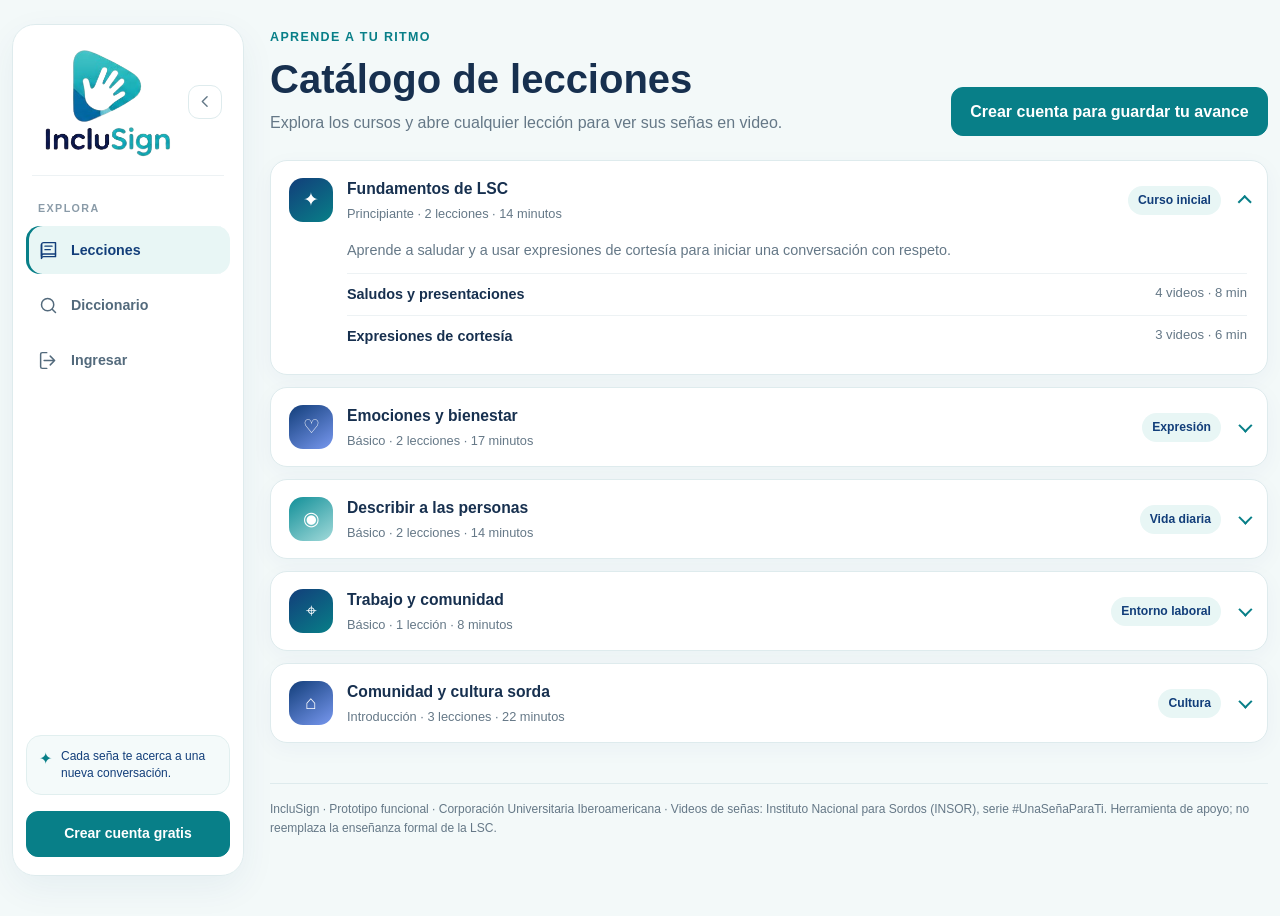
<file: pages/catalog.html>
<!DOCTYPE html>
<html lang="es">
<head>
	<meta charset="UTF-8">
	<meta name="viewport" content="width=device-width, initial-scale=1.0">
	<meta name="theme-color" content="#123f9a">
	<meta name="description" content="Aprende y consulta la Lengua de Señas Colombiana con IncluSign.">
	<title>Catálogo de lecciones | IncluSign</title>
	<link rel="icon" type="image/png" href="../assets/img/logo-img.png">
	<link href="https://cdn.jsdelivr.net/npm/bootstrap@5.3.3/dist/css/bootstrap.min.css" rel="stylesheet" integrity="sha384-QWTKZyjpPEjISv5WaRU9OFeRpok6YctnYmDr5pNlyT2bRjXh0JMhjY6hW+ALEwIH" crossorigin="anonymous">
	<link rel="stylesheet" href="../assets/css/style.css">
</head>
<body data-page="catalogo">
	<noscript><p style="padding:2rem;font-family:sans-serif">IncluSign necesita JavaScript activado para funcionar.</p></noscript>
	<script src="https://cdn.jsdelivr.net/npm/bootstrap@5.3.3/dist/js/bootstrap.bundle.min.js" integrity="sha384-YvpcrYf0tY3lHB60NNkmXc5s9fDVZLESaAA55NDzOxhy9GkcIdslK1eN7N6jIeHz" crossorigin="anonymous"></script>
	<script src="../assets/js/datos.js"></script>
	<script src="../assets/js/app.js"></script>
</body>
</html>
</file>
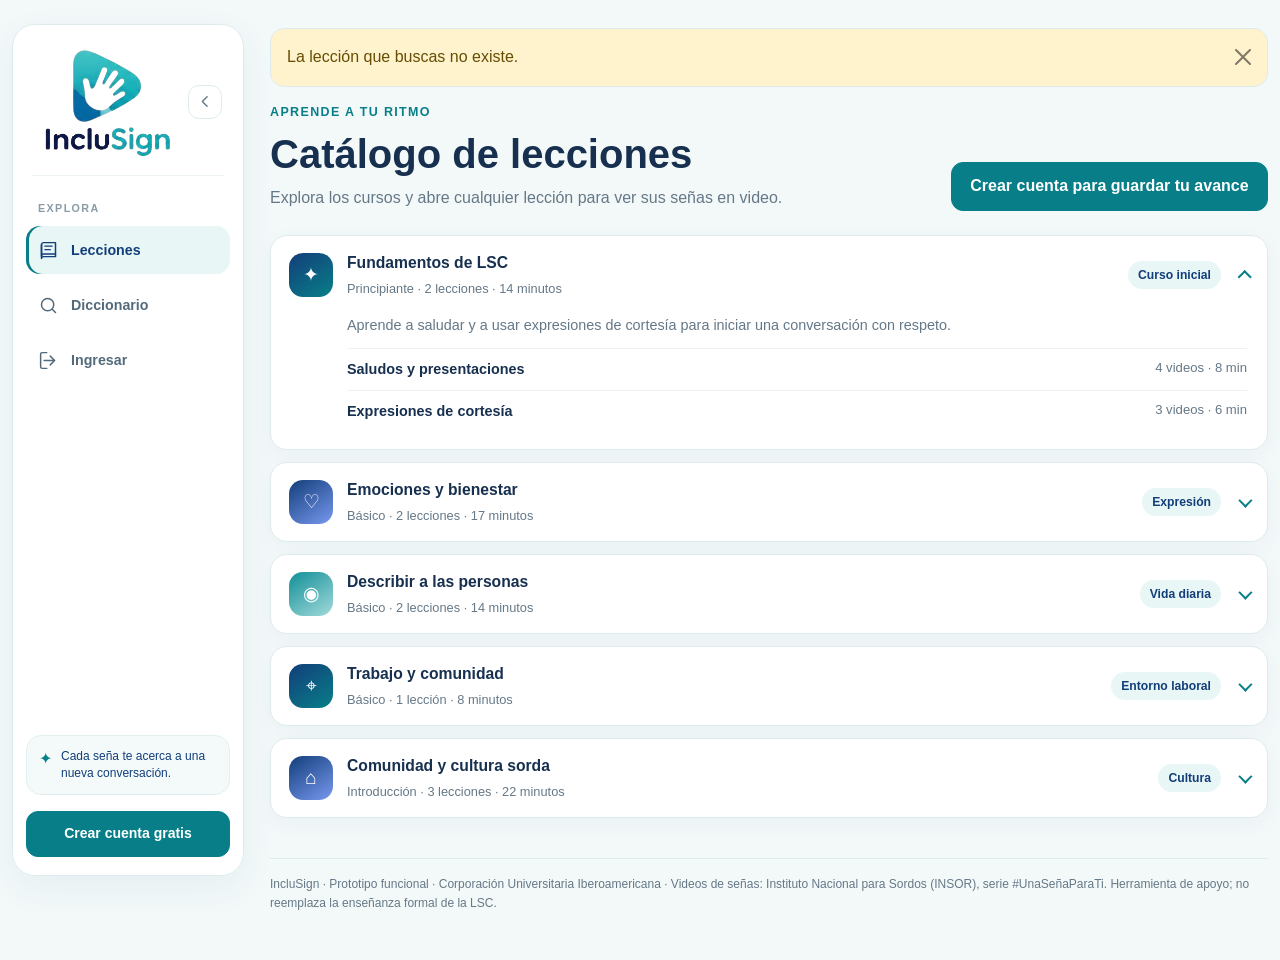
<file: pages/serviceDetails.html>
<!DOCTYPE html>
<html lang="es">
<head>
	<meta charset="UTF-8">
	<meta name="viewport" content="width=device-width, initial-scale=1.0">
	<meta name="theme-color" content="#123f9a">
	<meta name="description" content="Aprende y consulta la Lengua de Señas Colombiana con IncluSign.">
	<title>Lección | IncluSign</title>
	<link rel="icon" type="image/png" href="../assets/img/logo-img.png">
	<link href="https://cdn.jsdelivr.net/npm/bootstrap@5.3.3/dist/css/bootstrap.min.css" rel="stylesheet" integrity="sha384-QWTKZyjpPEjISv5WaRU9OFeRpok6YctnYmDr5pNlyT2bRjXh0JMhjY6hW+ALEwIH" crossorigin="anonymous">
	<link rel="stylesheet" href="../assets/css/style.css">
</head>
<body data-page="leccion">
	<noscript><p style="padding:2rem;font-family:sans-serif">IncluSign necesita JavaScript activado para funcionar.</p></noscript>
	<script src="https://cdn.jsdelivr.net/npm/bootstrap@5.3.3/dist/js/bootstrap.bundle.min.js" integrity="sha384-YvpcrYf0tY3lHB60NNkmXc5s9fDVZLESaAA55NDzOxhy9GkcIdslK1eN7N6jIeHz" crossorigin="anonymous"></script>
	<script src="../assets/js/datos.js"></script>
	<script src="../assets/js/app.js"></script>
</body>
</html>
</file>
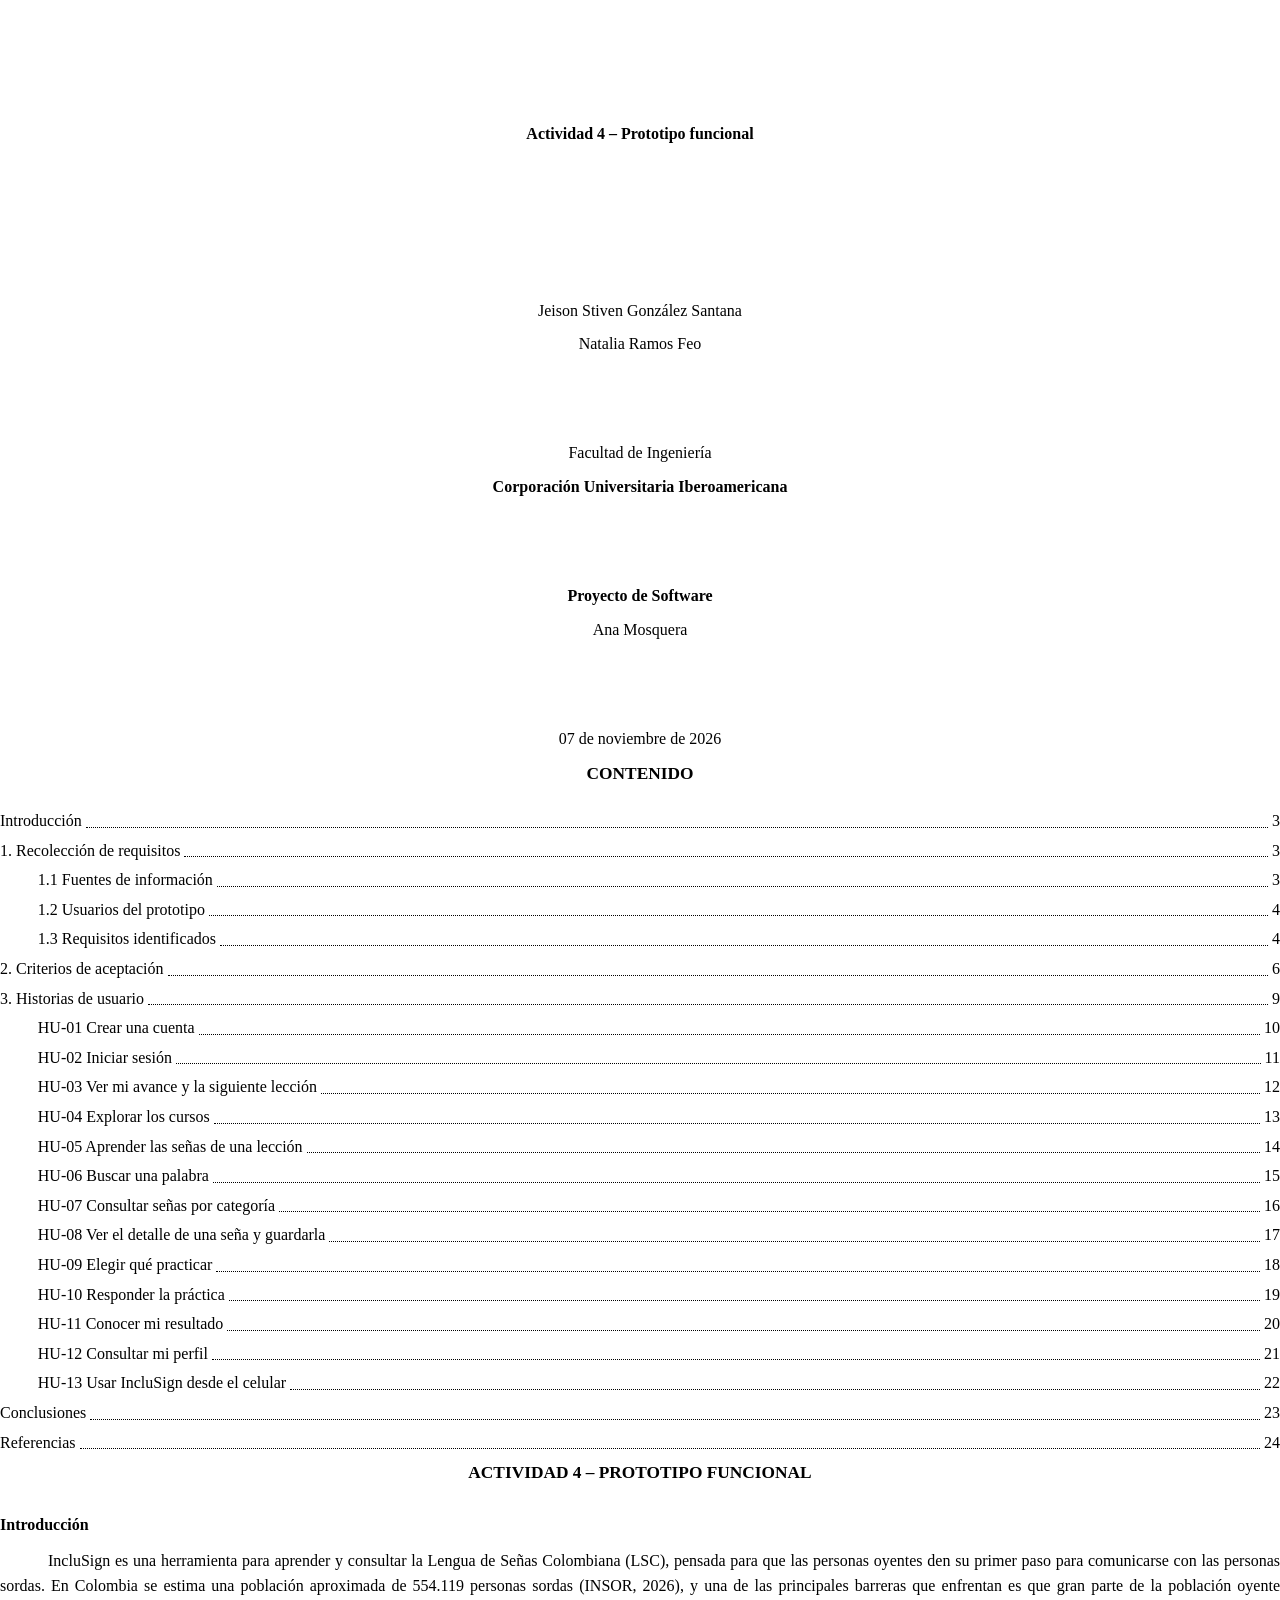
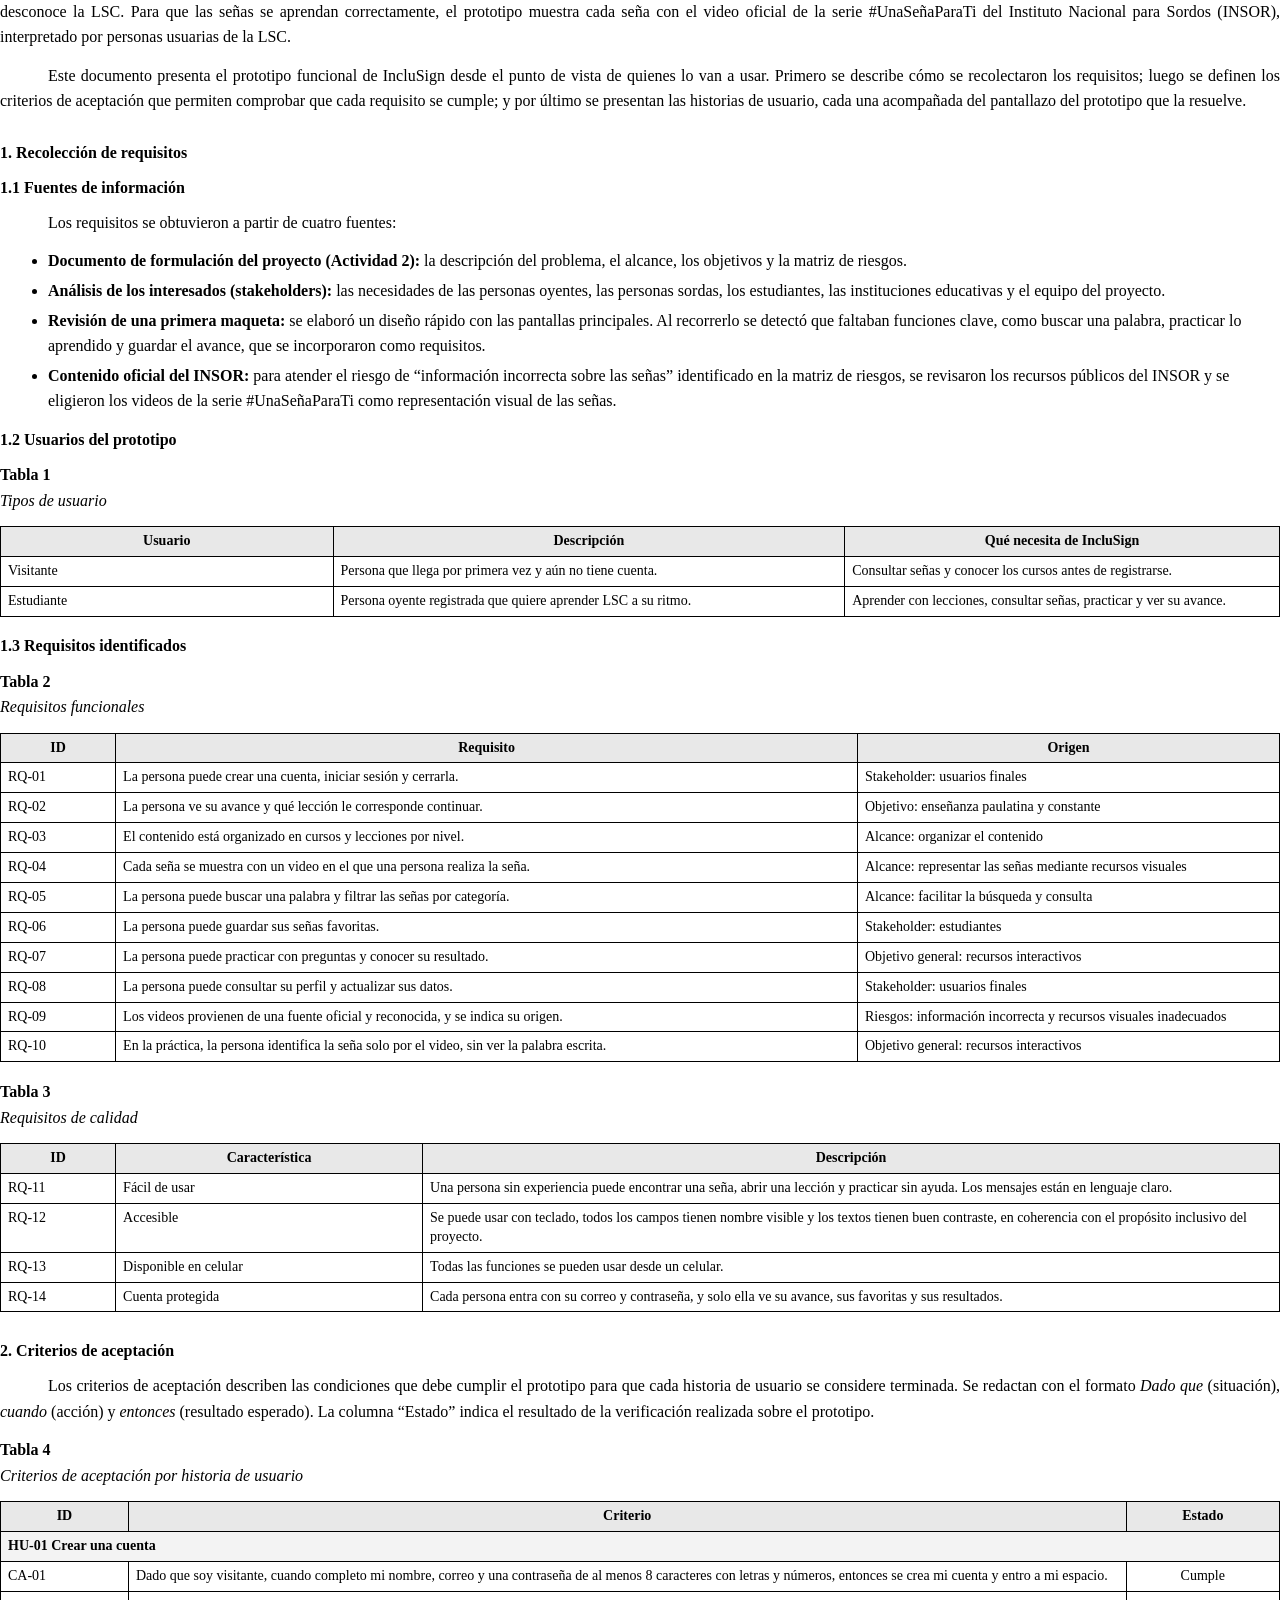
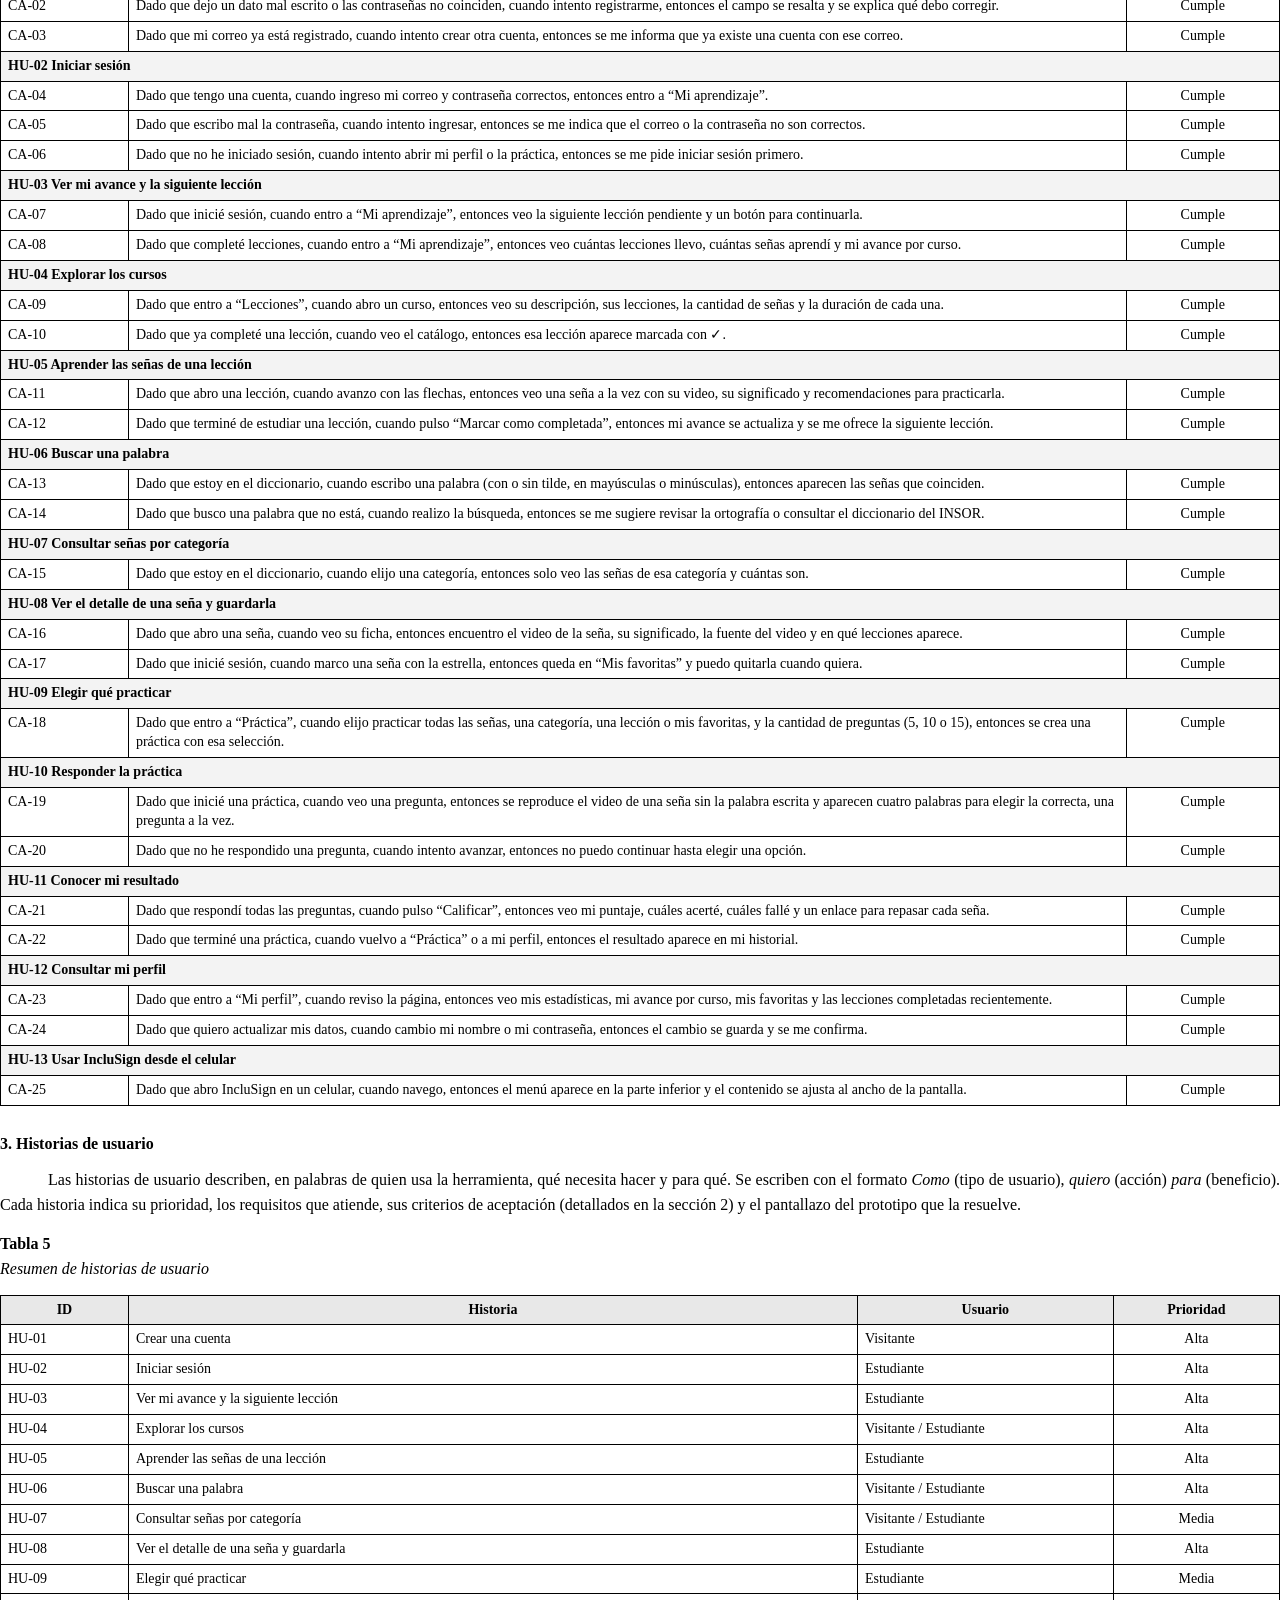
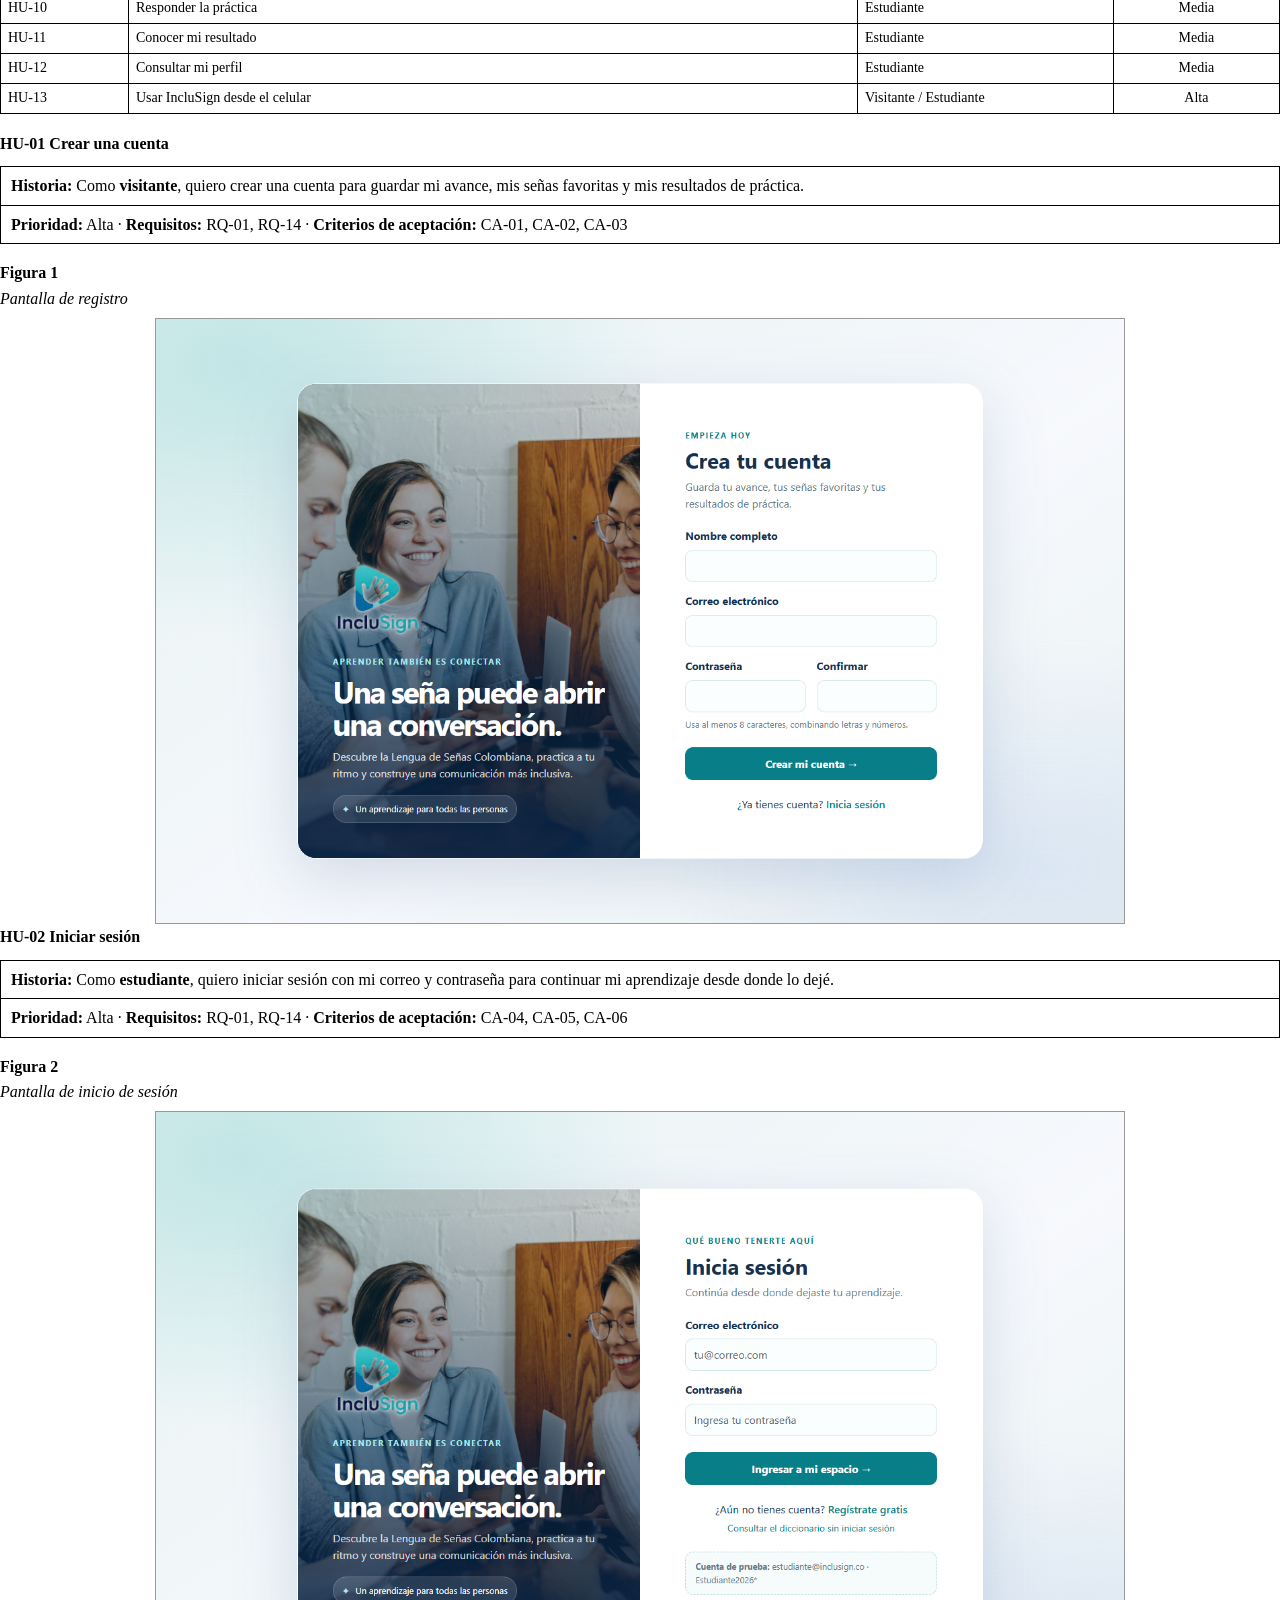
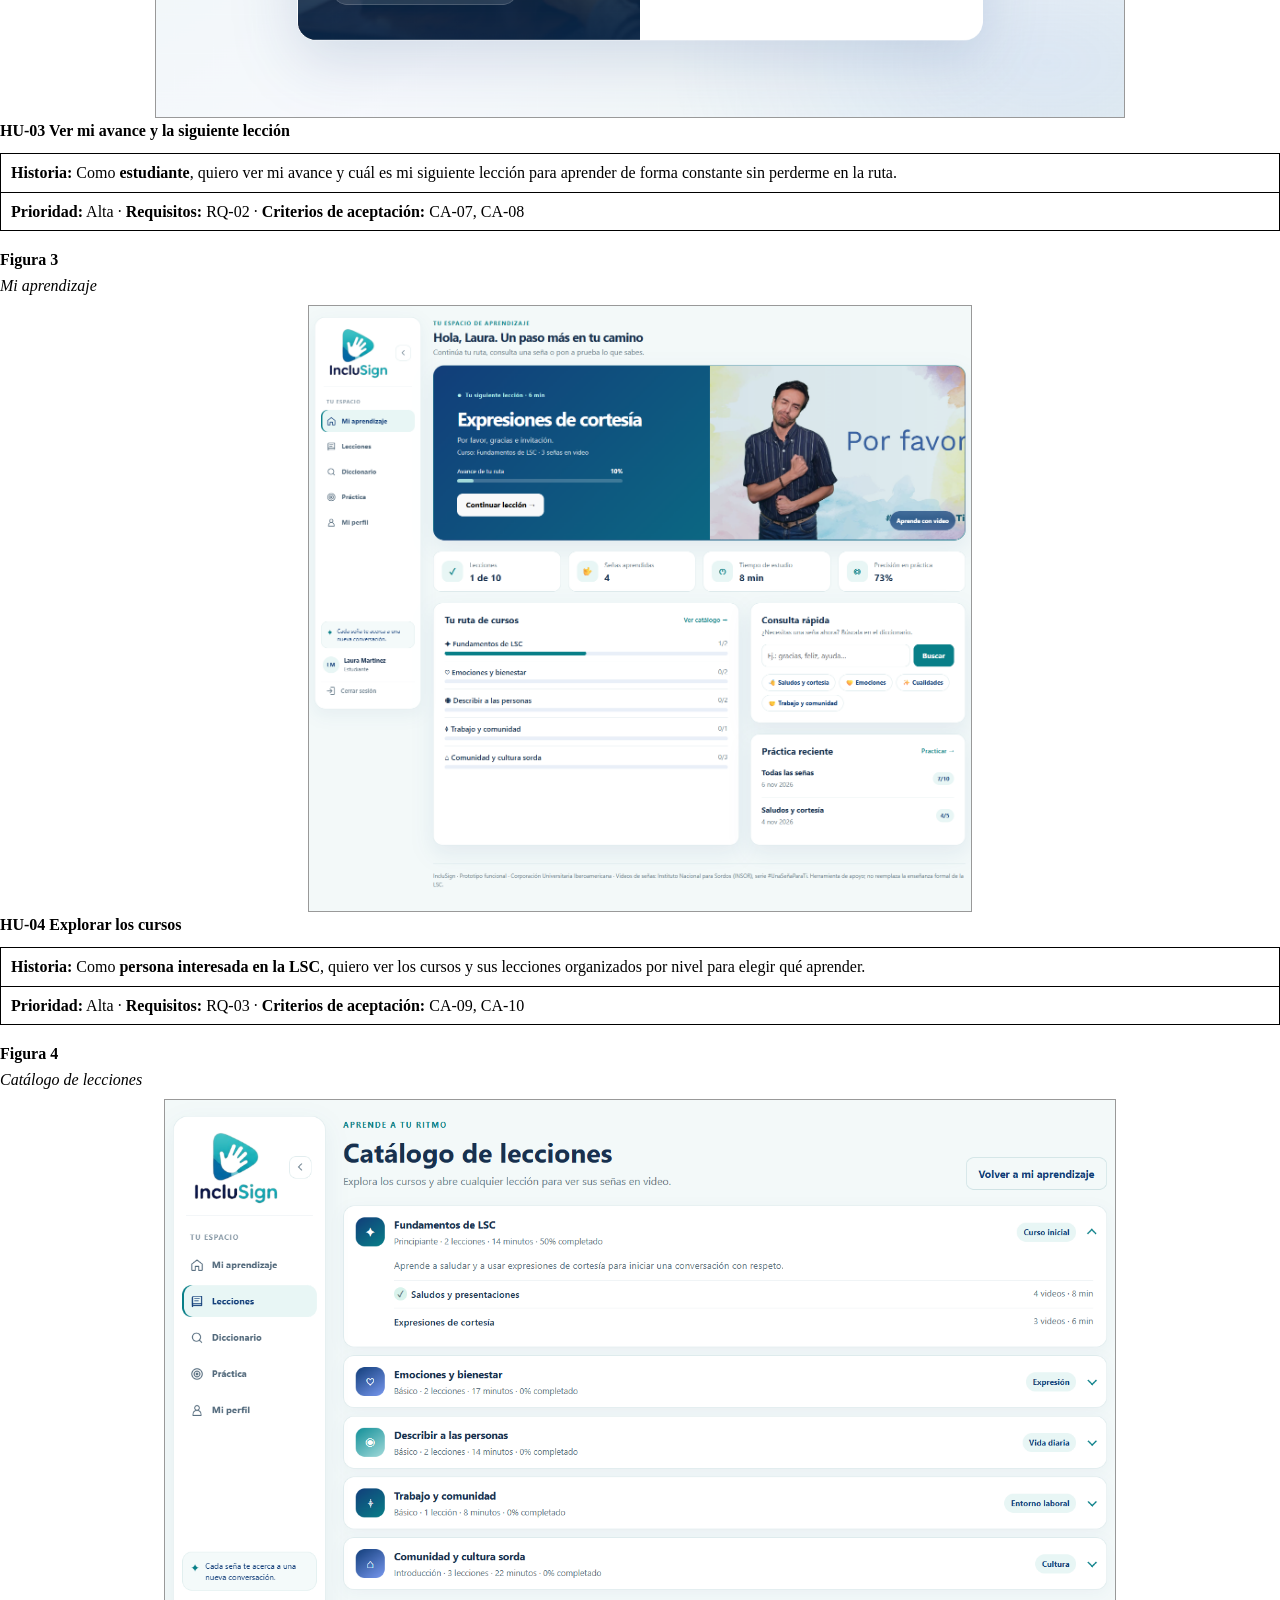
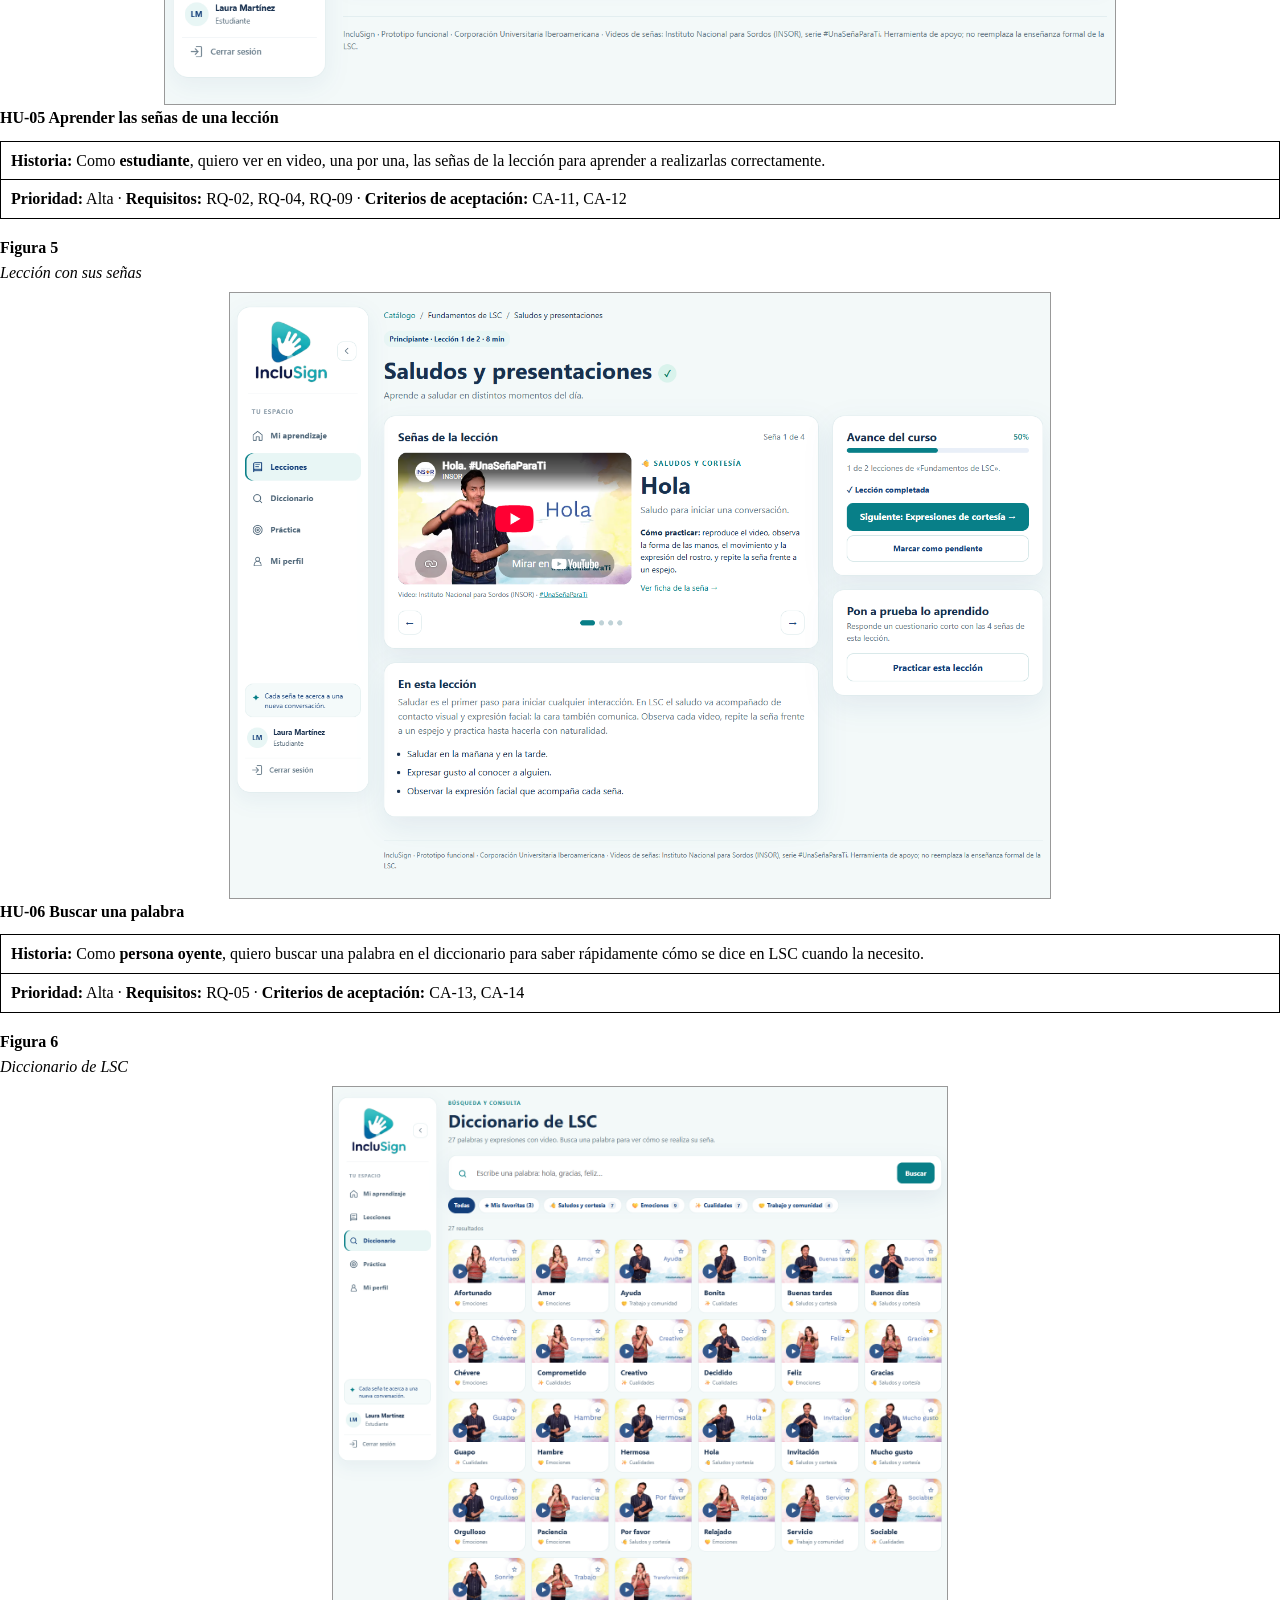
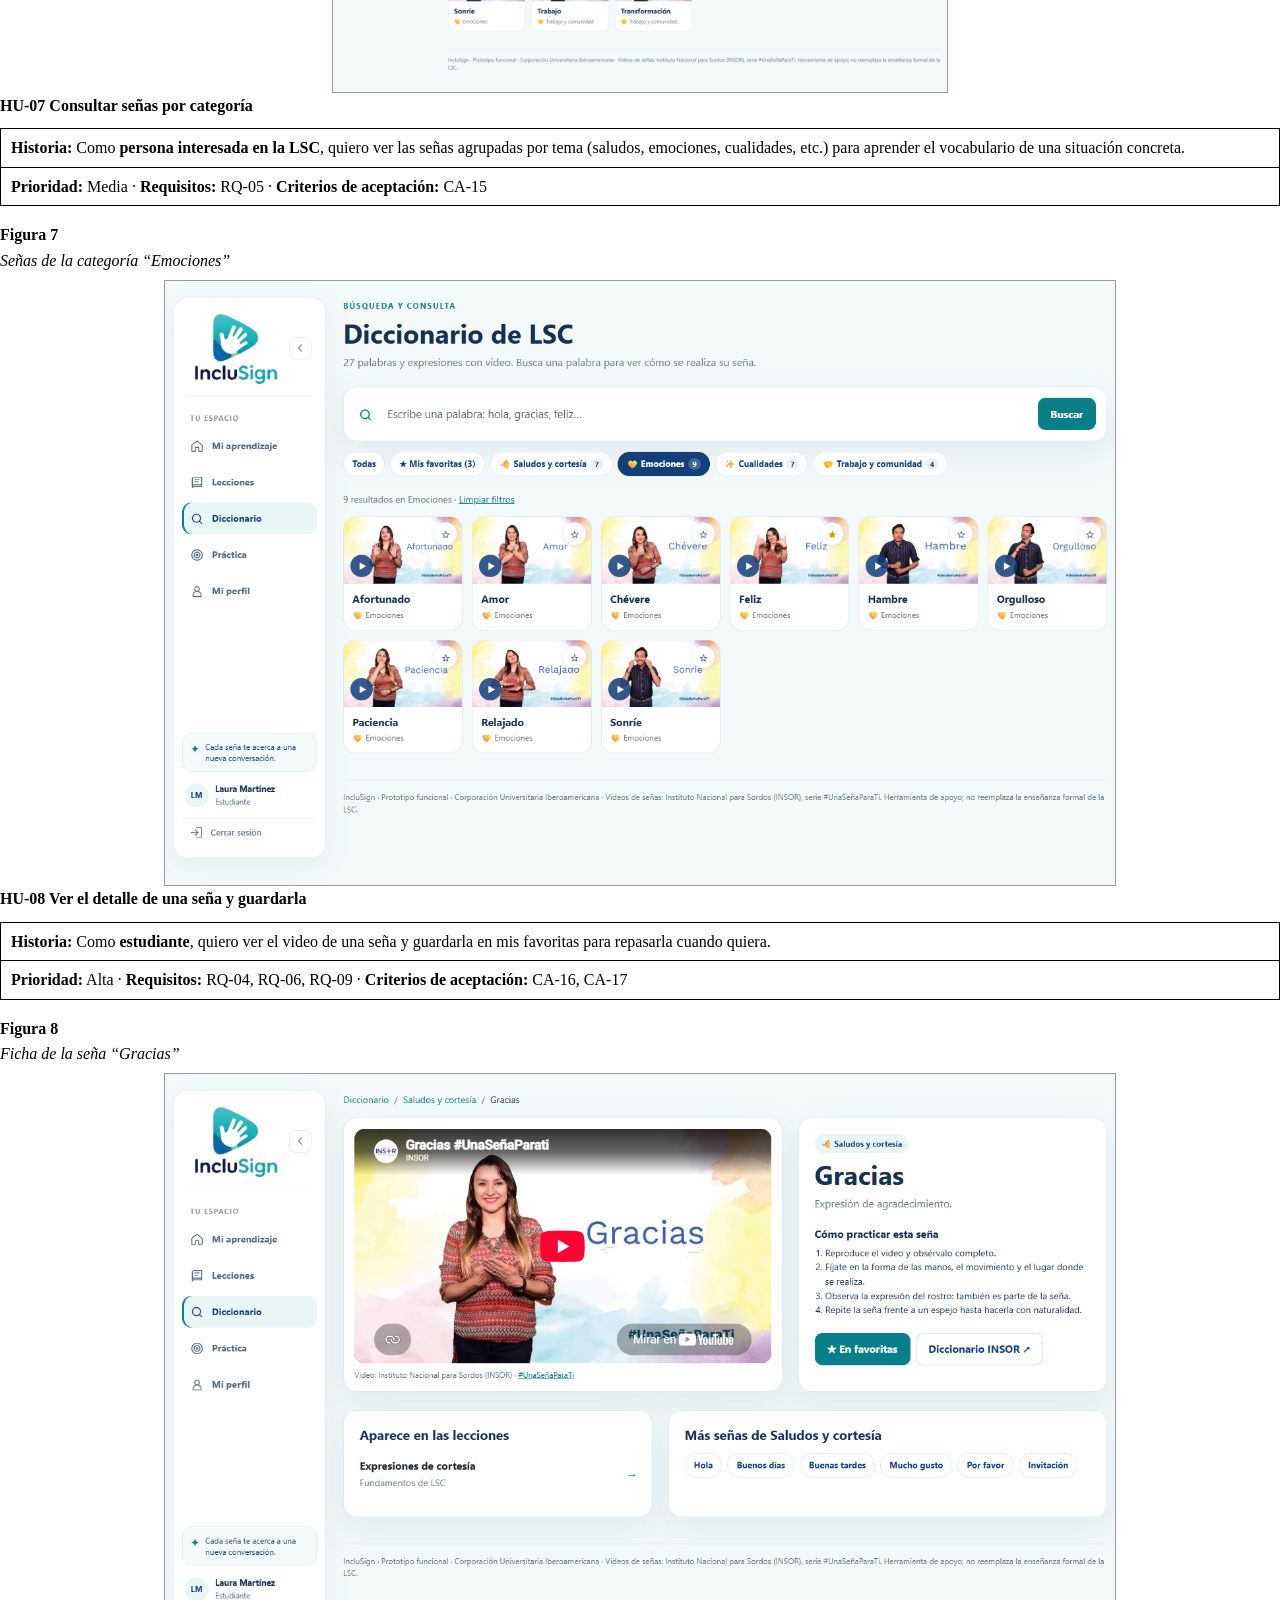
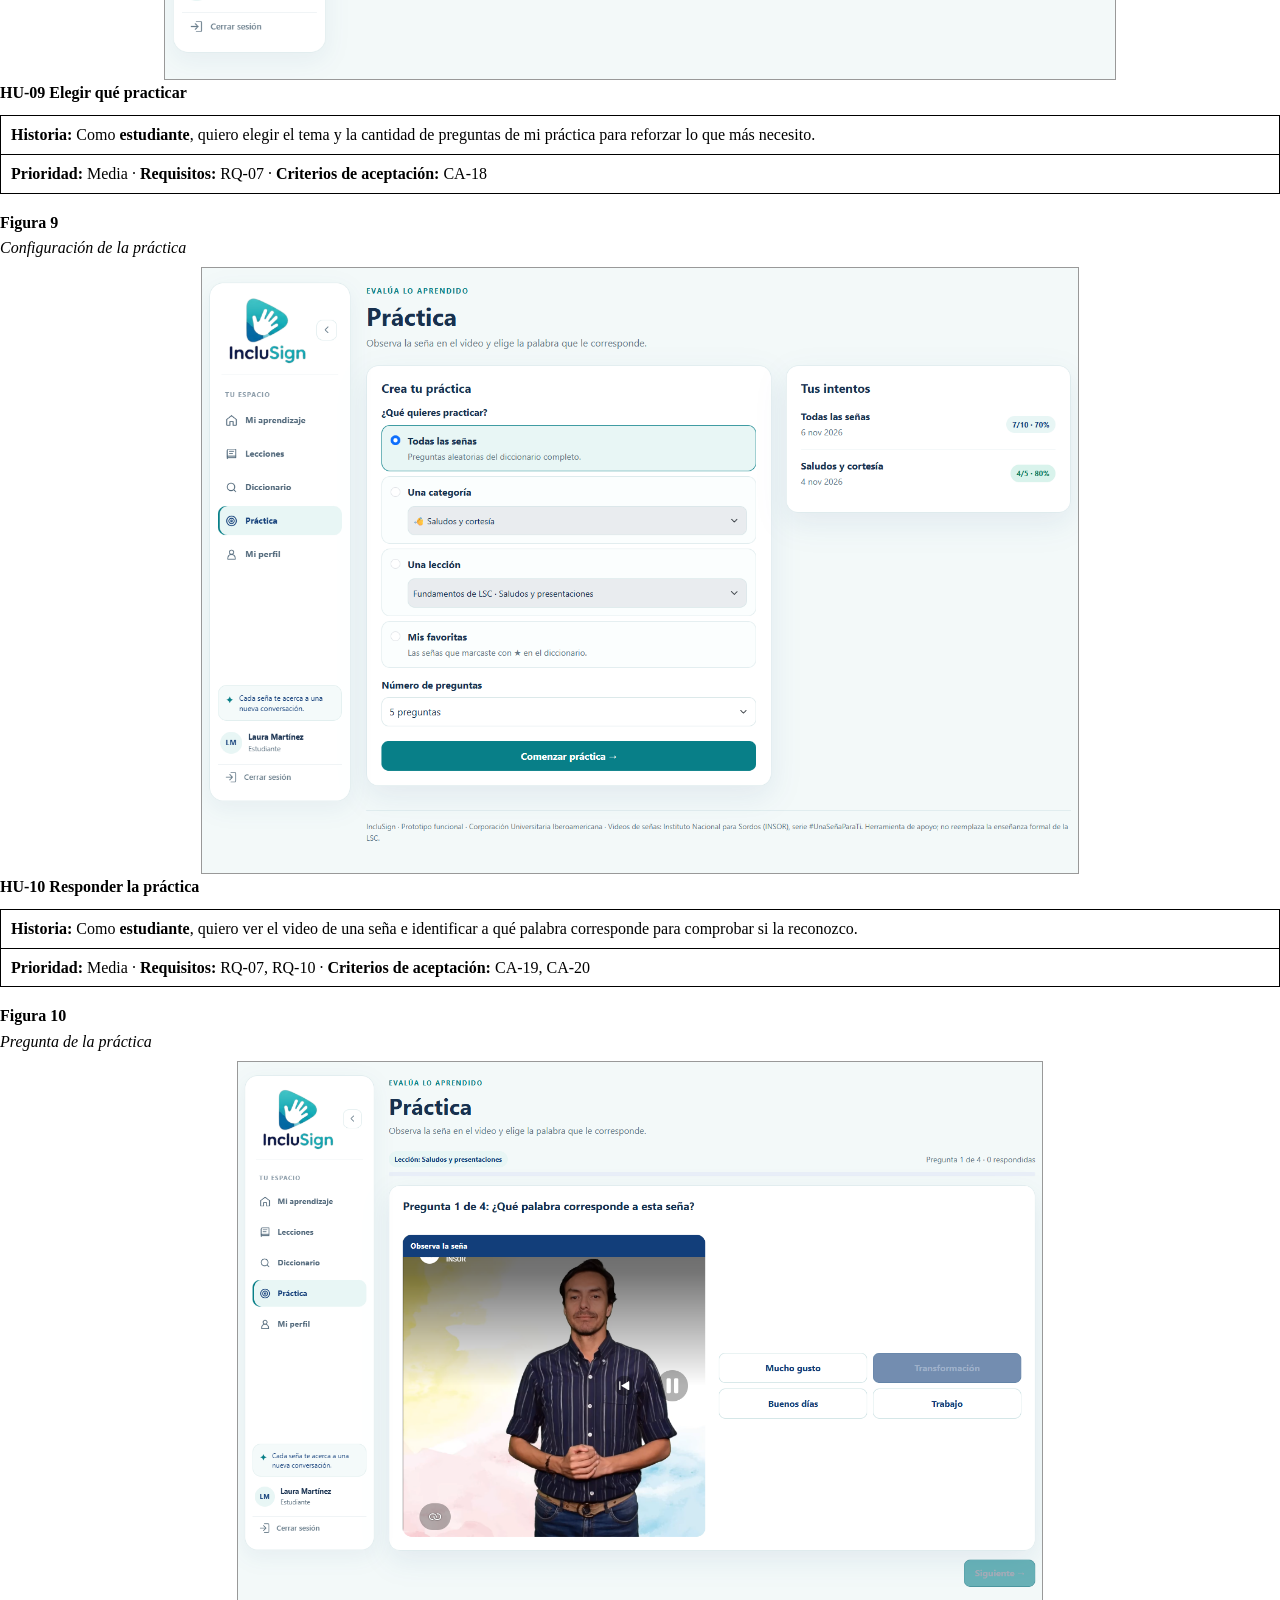
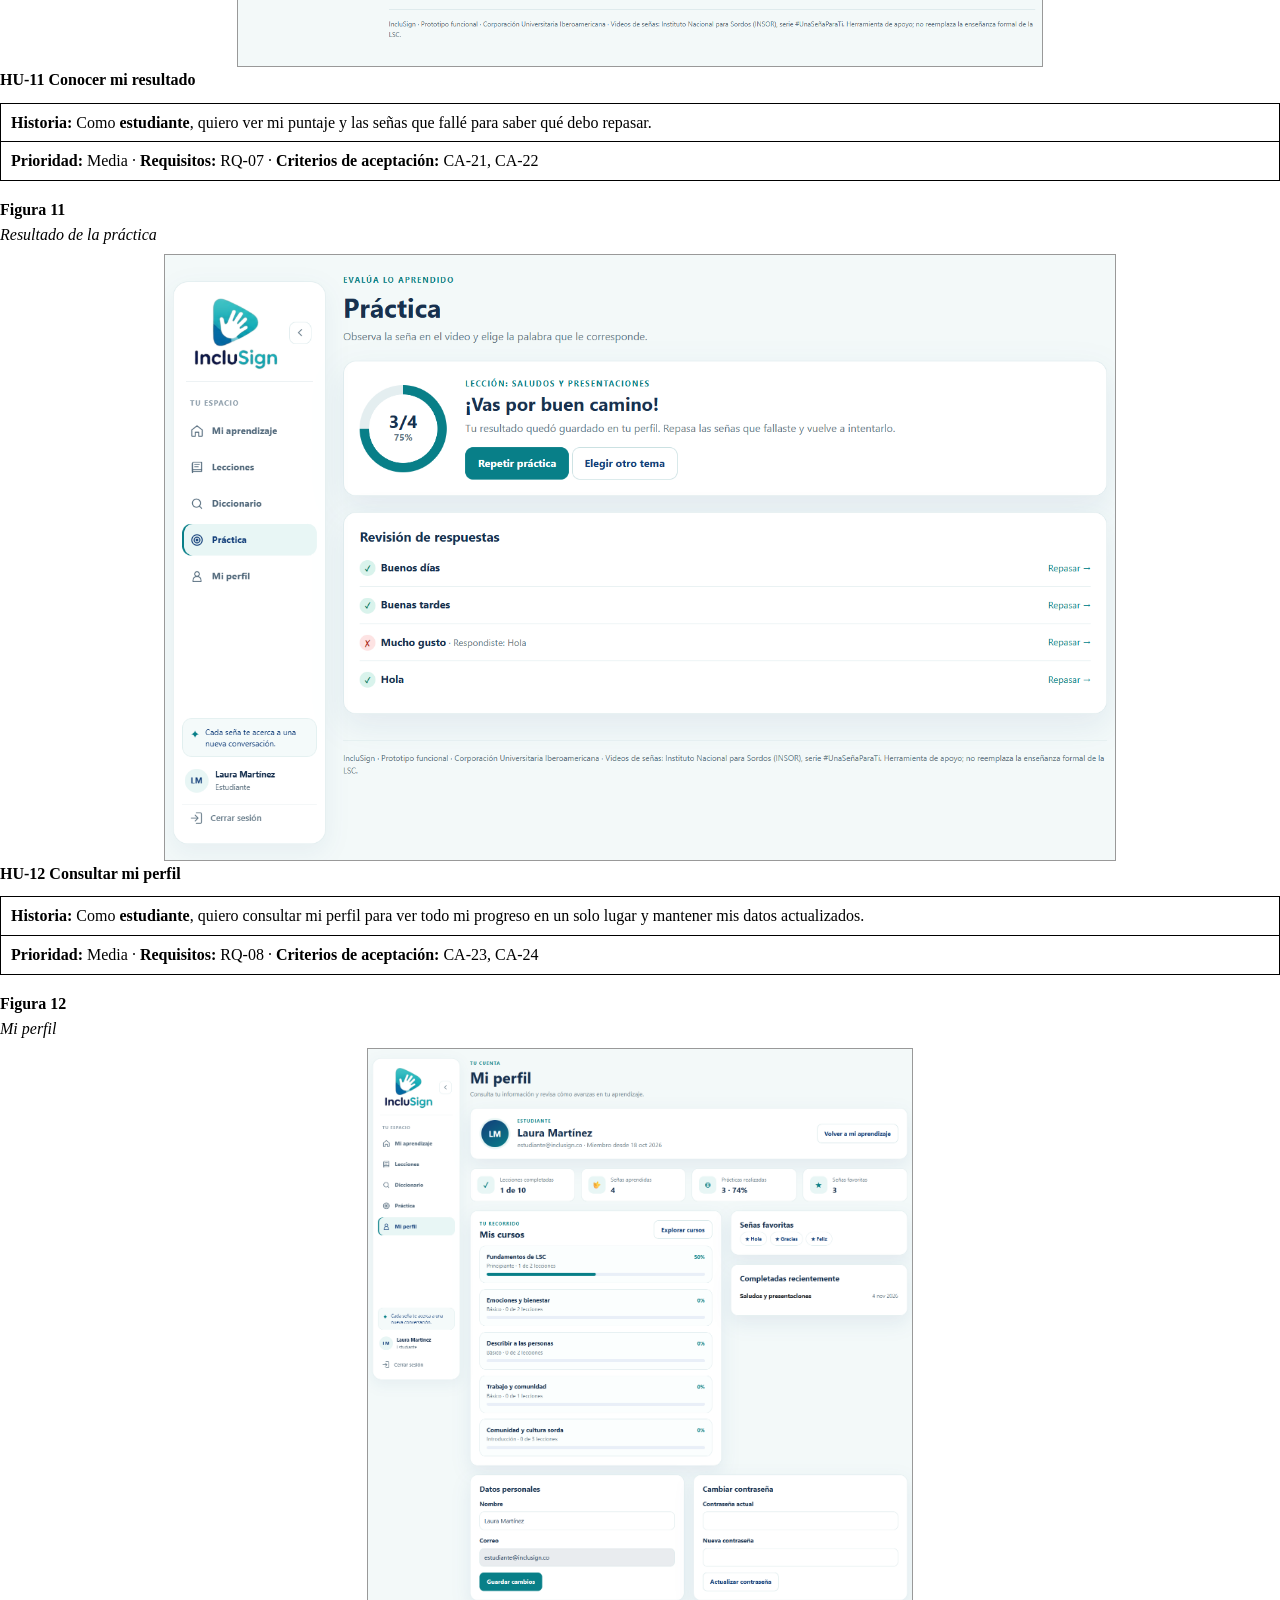
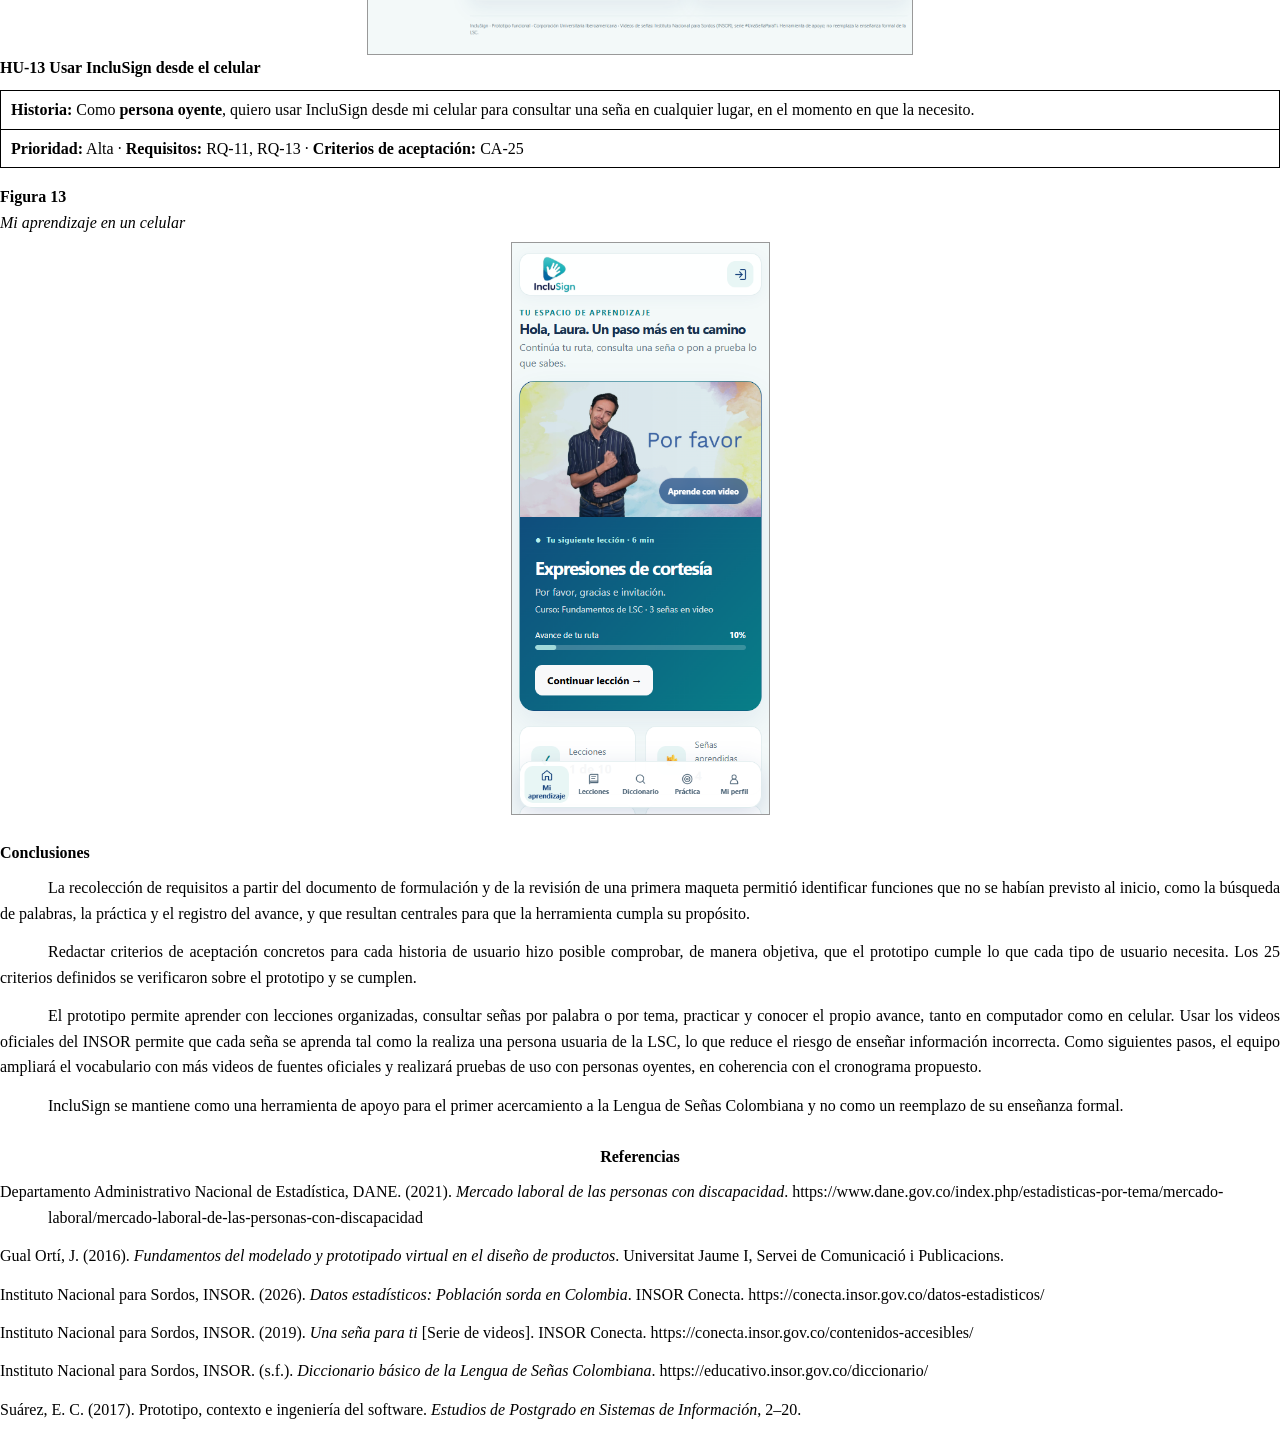
<file: docs/fuente/Actividad4_Prototipo_IncluSign.html>
<!DOCTYPE html>
<html lang="es">
<head>
<meta charset="UTF-8">
<title>Actividad 4 – Prototipo funcional IncluSign</title>
<style>
  @page { size: Letter; margin: 2.54cm; @top-right { content: counter(page); font-family: "Times New Roman", Times, serif; font-size: 12pt; } }
  body { font-family: "Times New Roman", Times, serif; font-size: 12pt; line-height: 1.6; color: #000; margin: 0; }
  h1, h2, h3 { font-weight: bold; page-break-after: avoid; }
  h1 { font-size: 13pt; text-align: center; margin: 0 0 1.2em; text-transform: uppercase; }
  h2 { font-size: 12pt; margin: 1.6em 0 .6em; }
  h3 { font-size: 12pt; margin: 0 0 .6em; }
  p { margin: 0 0 .8em; text-align: justify; text-indent: 1.27cm; }
  p.noindent { text-indent: 0; }
  ul, ol { margin: 0 0 .8em 1.27cm; padding: 0; }
  li { margin-bottom: .25em; }
  table { width: 100%; border-collapse: collapse; margin: .4em 0 1.2em; font-size: 10.5pt; line-height: 1.35; }
  tr { page-break-inside: avoid; }
  th, td { border: 1px solid #000; padding: 5px 7px; vertical-align: top; text-align: left; }
  th { background: #e8e8e8; text-align: center; }
  td.c { text-align: center; }
  td.group { background: #f3f3f3; font-weight: bold; }
  .page { page-break-after: always; }
  .newpage { page-break-before: always; }
  .cover { text-align: center; padding-top: 3.2cm; }
  .cover p { text-align: center; text-indent: 0; margin: 0 0 .5em; }
  .cover .title { font-weight: bold; margin-bottom: 4cm; }
  .cover .gap { height: 2cm; }
  .toc p { text-indent: 0; margin: 0 0 .25em; display: flex; }
  .toc p .dots { flex: 1; border-bottom: 1px dotted #000; margin: 0 4px 6px; }
  .toc p.sub { padding-left: 1cm; }
  .story { page-break-before: always; }
  .story-card { border: 1px solid #000; margin: 0 0 1em; }
  .story-card div { padding: 6px 10px; border-bottom: 1px solid #000; }
  .story-card div:last-child { border-bottom: 0; }
  .story-card .label { font-weight: bold; }
  figure { margin: .6em 0 0; page-break-inside: avoid; }
  figure .flabel { font-weight: bold; margin: 0; text-indent: 0; }
  figure .ftitle { font-style: italic; margin: 0 0 .4em; text-indent: 0; }
  figure img { width: auto; max-width: 100%; max-height: 16cm; margin: 0 auto; border: 1px solid #999; display: block; }
  figure img.phone { width: 6.8cm; margin: 0 auto; }
  .refs p { text-indent: -1.27cm; padding-left: 1.27cm; text-align: left; }
</style>
</head>
<body>

<!-- ===================== PORTADA ===================== -->
<section class="page cover">
  <p class="title">Actividad 4 – Prototipo funcional</p>
  <p>Jeison Stiven González Santana</p>
  <p>Natalia Ramos Feo</p>
  <div class="gap"></div>
  <p>Facultad de Ingeniería</p>
  <p><strong>Corporación Universitaria Iberoamericana</strong></p>
  <div class="gap"></div>
  <p><strong>Proyecto de Software</strong></p>
  <p>Ana Mosquera</p>
  <div class="gap"></div>
  <p>07 de noviembre de 2026</p>
</section>

<!-- ===================== CONTENIDO ===================== -->
<section class="page toc">
  <h1>Contenido</h1>
  <p><span>Introducción</span><span class="dots"></span><span>3</span></p>
  <p><span>1. Recolección de requisitos</span><span class="dots"></span><span>3</span></p>
  <p class="sub"><span>1.1 Fuentes de información</span><span class="dots"></span><span>3</span></p>
  <p class="sub"><span>1.2 Usuarios del prototipo</span><span class="dots"></span><span>4</span></p>
  <p class="sub"><span>1.3 Requisitos identificados</span><span class="dots"></span><span>4</span></p>
  <p><span>2. Criterios de aceptación</span><span class="dots"></span><span>6</span></p>
  <p><span>3. Historias de usuario</span><span class="dots"></span><span>9</span></p>
  <p class="sub"><span>HU-01 Crear una cuenta</span><span class="dots"></span><span>10</span></p>
  <p class="sub"><span>HU-02 Iniciar sesión</span><span class="dots"></span><span>11</span></p>
  <p class="sub"><span>HU-03 Ver mi avance y la siguiente lección</span><span class="dots"></span><span>12</span></p>
  <p class="sub"><span>HU-04 Explorar los cursos</span><span class="dots"></span><span>13</span></p>
  <p class="sub"><span>HU-05 Aprender las señas de una lección</span><span class="dots"></span><span>14</span></p>
  <p class="sub"><span>HU-06 Buscar una palabra</span><span class="dots"></span><span>15</span></p>
  <p class="sub"><span>HU-07 Consultar señas por categoría</span><span class="dots"></span><span>16</span></p>
  <p class="sub"><span>HU-08 Ver el detalle de una seña y guardarla</span><span class="dots"></span><span>17</span></p>
  <p class="sub"><span>HU-09 Elegir qué practicar</span><span class="dots"></span><span>18</span></p>
  <p class="sub"><span>HU-10 Responder la práctica</span><span class="dots"></span><span>19</span></p>
  <p class="sub"><span>HU-11 Conocer mi resultado</span><span class="dots"></span><span>20</span></p>
  <p class="sub"><span>HU-12 Consultar mi perfil</span><span class="dots"></span><span>21</span></p>
  <p class="sub"><span>HU-13 Usar IncluSign desde el celular</span><span class="dots"></span><span>22</span></p>
  <p><span>Conclusiones</span><span class="dots"></span><span>23</span></p>
  <p><span>Referencias</span><span class="dots"></span><span>24</span></p>
</section>

<!-- ===================== INTRODUCCIÓN ===================== -->
<section>
  <h1>Actividad 4 – Prototipo funcional</h1>
  <h2>Introducción</h2>
  <p>IncluSign es una herramienta para aprender y consultar la Lengua de Señas Colombiana (LSC), pensada para que las personas oyentes den su primer paso para comunicarse con las personas sordas. En Colombia se estima una población aproximada de 554.119 personas sordas (INSOR, 2026), y una de las principales barreras que enfrentan es que gran parte de la población oyente desconoce la LSC. Para que las señas se aprendan correctamente, el prototipo muestra cada seña con el video oficial de la serie #UnaSeñaParaTi del Instituto Nacional para Sordos (INSOR), interpretado por personas usuarias de la LSC.</p>
  <p>Este documento presenta el prototipo funcional de IncluSign desde el punto de vista de quienes lo van a usar. Primero se describe cómo se recolectaron los requisitos; luego se definen los criterios de aceptación que permiten comprobar que cada requisito se cumple; y por último se presentan las historias de usuario, cada una acompañada del pantallazo del prototipo que la resuelve.</p>

  <!-- ===================== 1. REQUISITOS ===================== -->
  <h2>1. Recolección de requisitos</h2>
  <h3>1.1 Fuentes de información</h3>
  <p>Los requisitos se obtuvieron a partir de cuatro fuentes:</p>
  <ul>
    <li><strong>Documento de formulación del proyecto (Actividad 2):</strong> la descripción del problema, el alcance, los objetivos y la matriz de riesgos.</li>
    <li><strong>Análisis de los interesados (stakeholders):</strong> las necesidades de las personas oyentes, las personas sordas, los estudiantes, las instituciones educativas y el equipo del proyecto.</li>
    <li><strong>Revisión de una primera maqueta:</strong> se elaboró un diseño rápido con las pantallas principales. Al recorrerlo se detectó que faltaban funciones clave, como buscar una palabra, practicar lo aprendido y guardar el avance, que se incorporaron como requisitos.</li>
    <li><strong>Contenido oficial del INSOR:</strong> para atender el riesgo de “información incorrecta sobre las señas” identificado en la matriz de riesgos, se revisaron los recursos públicos del INSOR y se eligieron los videos de la serie #UnaSeñaParaTi como representación visual de las señas.</li>
  </ul>

  <h3>1.2 Usuarios del prototipo</h3>
  <p class="noindent"><strong>Tabla 1</strong><br><em>Tipos de usuario</em></p>
  <table>
    <tr><th style="width:26%">Usuario</th><th>Descripción</th><th style="width:34%">Qué necesita de IncluSign</th></tr>
    <tr><td>Visitante</td><td>Persona que llega por primera vez y aún no tiene cuenta.</td><td>Consultar señas y conocer los cursos antes de registrarse.</td></tr>
    <tr><td>Estudiante</td><td>Persona oyente registrada que quiere aprender LSC a su ritmo.</td><td>Aprender con lecciones, consultar señas, practicar y ver su avance.</td></tr>
  </table>

  <h3>1.3 Requisitos identificados</h3>
  <p class="noindent"><strong>Tabla 2</strong><br><em>Requisitos funcionales</em></p>
  <table>
    <tr><th style="width:9%">ID</th><th>Requisito</th><th style="width:33%">Origen</th></tr>
    <tr><td>RQ-01</td><td>La persona puede crear una cuenta, iniciar sesión y cerrarla.</td><td>Stakeholder: usuarios finales</td></tr>
    <tr><td>RQ-02</td><td>La persona ve su avance y qué lección le corresponde continuar.</td><td>Objetivo: enseñanza paulatina y constante</td></tr>
    <tr><td>RQ-03</td><td>El contenido está organizado en cursos y lecciones por nivel.</td><td>Alcance: organizar el contenido</td></tr>
    <tr><td>RQ-04</td><td>Cada seña se muestra con un video en el que una persona realiza la seña.</td><td>Alcance: representar las señas mediante recursos visuales</td></tr>
    <tr><td>RQ-05</td><td>La persona puede buscar una palabra y filtrar las señas por categoría.</td><td>Alcance: facilitar la búsqueda y consulta</td></tr>
    <tr><td>RQ-06</td><td>La persona puede guardar sus señas favoritas.</td><td>Stakeholder: estudiantes</td></tr>
    <tr><td>RQ-07</td><td>La persona puede practicar con preguntas y conocer su resultado.</td><td>Objetivo general: recursos interactivos</td></tr>
    <tr><td>RQ-08</td><td>La persona puede consultar su perfil y actualizar sus datos.</td><td>Stakeholder: usuarios finales</td></tr>
    <tr><td>RQ-09</td><td>Los videos provienen de una fuente oficial y reconocida, y se indica su origen.</td><td>Riesgos: información incorrecta y recursos visuales inadecuados</td></tr>
    <tr><td>RQ-10</td><td>En la práctica, la persona identifica la seña solo por el video, sin ver la palabra escrita.</td><td>Objetivo general: recursos interactivos</td></tr>
  </table>

  <p class="noindent"><strong>Tabla 3</strong><br><em>Requisitos de calidad</em></p>
  <table>
    <tr><th style="width:9%">ID</th><th style="width:24%">Característica</th><th>Descripción</th></tr>
    <tr><td>RQ-11</td><td>Fácil de usar</td><td>Una persona sin experiencia puede encontrar una seña, abrir una lección y practicar sin ayuda. Los mensajes están en lenguaje claro.</td></tr>
    <tr><td>RQ-12</td><td>Accesible</td><td>Se puede usar con teclado, todos los campos tienen nombre visible y los textos tienen buen contraste, en coherencia con el propósito inclusivo del proyecto.</td></tr>
    <tr><td>RQ-13</td><td>Disponible en celular</td><td>Todas las funciones se pueden usar desde un celular.</td></tr>
    <tr><td>RQ-14</td><td>Cuenta protegida</td><td>Cada persona entra con su correo y contraseña, y solo ella ve su avance, sus favoritas y sus resultados.</td></tr>
  </table>
</section>

<!-- ===================== 2. CRITERIOS ===================== -->
<section class="newpage">
  <h2>2. Criterios de aceptación</h2>
  <p>Los criterios de aceptación describen las condiciones que debe cumplir el prototipo para que cada historia de usuario se considere terminada. Se redactan con el formato <em>Dado que</em> (situación), <em>cuando</em> (acción) y <em>entonces</em> (resultado esperado). La columna “Estado” indica el resultado de la verificación realizada sobre el prototipo.</p>
  <p class="noindent"><strong>Tabla 4</strong><br><em>Criterios de aceptación por historia de usuario</em></p>
  <table>
    <tr><th style="width:10%">ID</th><th>Criterio</th><th style="width:12%">Estado</th></tr>
    <tr><td colspan="3" class="group">HU-01 Crear una cuenta</td></tr>
    <tr><td>CA-01</td><td>Dado que soy visitante, cuando completo mi nombre, correo y una contraseña de al menos 8 caracteres con letras y números, entonces se crea mi cuenta y entro a mi espacio.</td><td class="c">Cumple</td></tr>
    <tr><td>CA-02</td><td>Dado que dejo un dato mal escrito o las contraseñas no coinciden, cuando intento registrarme, entonces el campo se resalta y se explica qué debo corregir.</td><td class="c">Cumple</td></tr>
    <tr><td>CA-03</td><td>Dado que mi correo ya está registrado, cuando intento crear otra cuenta, entonces se me informa que ya existe una cuenta con ese correo.</td><td class="c">Cumple</td></tr>
    <tr><td colspan="3" class="group">HU-02 Iniciar sesión</td></tr>
    <tr><td>CA-04</td><td>Dado que tengo una cuenta, cuando ingreso mi correo y contraseña correctos, entonces entro a “Mi aprendizaje”.</td><td class="c">Cumple</td></tr>
    <tr><td>CA-05</td><td>Dado que escribo mal la contraseña, cuando intento ingresar, entonces se me indica que el correo o la contraseña no son correctos.</td><td class="c">Cumple</td></tr>
    <tr><td>CA-06</td><td>Dado que no he iniciado sesión, cuando intento abrir mi perfil o la práctica, entonces se me pide iniciar sesión primero.</td><td class="c">Cumple</td></tr>
    <tr><td colspan="3" class="group">HU-03 Ver mi avance y la siguiente lección</td></tr>
    <tr><td>CA-07</td><td>Dado que inicié sesión, cuando entro a “Mi aprendizaje”, entonces veo la siguiente lección pendiente y un botón para continuarla.</td><td class="c">Cumple</td></tr>
    <tr><td>CA-08</td><td>Dado que completé lecciones, cuando entro a “Mi aprendizaje”, entonces veo cuántas lecciones llevo, cuántas señas aprendí y mi avance por curso.</td><td class="c">Cumple</td></tr>
    <tr><td colspan="3" class="group">HU-04 Explorar los cursos</td></tr>
    <tr><td>CA-09</td><td>Dado que entro a “Lecciones”, cuando abro un curso, entonces veo su descripción, sus lecciones, la cantidad de señas y la duración de cada una.</td><td class="c">Cumple</td></tr>
    <tr><td>CA-10</td><td>Dado que ya completé una lección, cuando veo el catálogo, entonces esa lección aparece marcada con ✓.</td><td class="c">Cumple</td></tr>
    <tr><td colspan="3" class="group">HU-05 Aprender las señas de una lección</td></tr>
    <tr><td>CA-11</td><td>Dado que abro una lección, cuando avanzo con las flechas, entonces veo una seña a la vez con su video, su significado y recomendaciones para practicarla.</td><td class="c">Cumple</td></tr>
    <tr><td>CA-12</td><td>Dado que terminé de estudiar una lección, cuando pulso “Marcar como completada”, entonces mi avance se actualiza y se me ofrece la siguiente lección.</td><td class="c">Cumple</td></tr>
    <tr><td colspan="3" class="group">HU-06 Buscar una palabra</td></tr>
    <tr><td>CA-13</td><td>Dado que estoy en el diccionario, cuando escribo una palabra (con o sin tilde, en mayúsculas o minúsculas), entonces aparecen las señas que coinciden.</td><td class="c">Cumple</td></tr>
    <tr><td>CA-14</td><td>Dado que busco una palabra que no está, cuando realizo la búsqueda, entonces se me sugiere revisar la ortografía o consultar el diccionario del INSOR.</td><td class="c">Cumple</td></tr>
    <tr><td colspan="3" class="group">HU-07 Consultar señas por categoría</td></tr>
    <tr><td>CA-15</td><td>Dado que estoy en el diccionario, cuando elijo una categoría, entonces solo veo las señas de esa categoría y cuántas son.</td><td class="c">Cumple</td></tr>
    <tr><td colspan="3" class="group">HU-08 Ver el detalle de una seña y guardarla</td></tr>
    <tr><td>CA-16</td><td>Dado que abro una seña, cuando veo su ficha, entonces encuentro el video de la seña, su significado, la fuente del video y en qué lecciones aparece.</td><td class="c">Cumple</td></tr>
    <tr><td>CA-17</td><td>Dado que inicié sesión, cuando marco una seña con la estrella, entonces queda en “Mis favoritas” y puedo quitarla cuando quiera.</td><td class="c">Cumple</td></tr>
    <tr><td colspan="3" class="group">HU-09 Elegir qué practicar</td></tr>
    <tr><td>CA-18</td><td>Dado que entro a “Práctica”, cuando elijo practicar todas las señas, una categoría, una lección o mis favoritas, y la cantidad de preguntas (5, 10 o 15), entonces se crea una práctica con esa selección.</td><td class="c">Cumple</td></tr>
    <tr><td colspan="3" class="group">HU-10 Responder la práctica</td></tr>
    <tr><td>CA-19</td><td>Dado que inicié una práctica, cuando veo una pregunta, entonces se reproduce el video de una seña sin la palabra escrita y aparecen cuatro palabras para elegir la correcta, una pregunta a la vez.</td><td class="c">Cumple</td></tr>
    <tr><td>CA-20</td><td>Dado que no he respondido una pregunta, cuando intento avanzar, entonces no puedo continuar hasta elegir una opción.</td><td class="c">Cumple</td></tr>
    <tr><td colspan="3" class="group">HU-11 Conocer mi resultado</td></tr>
    <tr><td>CA-21</td><td>Dado que respondí todas las preguntas, cuando pulso “Calificar”, entonces veo mi puntaje, cuáles acerté, cuáles fallé y un enlace para repasar cada seña.</td><td class="c">Cumple</td></tr>
    <tr><td>CA-22</td><td>Dado que terminé una práctica, cuando vuelvo a “Práctica” o a mi perfil, entonces el resultado aparece en mi historial.</td><td class="c">Cumple</td></tr>
    <tr><td colspan="3" class="group">HU-12 Consultar mi perfil</td></tr>
    <tr><td>CA-23</td><td>Dado que entro a “Mi perfil”, cuando reviso la página, entonces veo mis estadísticas, mi avance por curso, mis favoritas y las lecciones completadas recientemente.</td><td class="c">Cumple</td></tr>
    <tr><td>CA-24</td><td>Dado que quiero actualizar mis datos, cuando cambio mi nombre o mi contraseña, entonces el cambio se guarda y se me confirma.</td><td class="c">Cumple</td></tr>
    <tr><td colspan="3" class="group">HU-13 Usar IncluSign desde el celular</td></tr>
    <tr><td>CA-25</td><td>Dado que abro IncluSign en un celular, cuando navego, entonces el menú aparece en la parte inferior y el contenido se ajusta al ancho de la pantalla.</td><td class="c">Cumple</td></tr>
  </table>
</section>

<!-- ===================== 3. HISTORIAS ===================== -->
<section class="newpage">
  <h2>3. Historias de usuario</h2>
  <p>Las historias de usuario describen, en palabras de quien usa la herramienta, qué necesita hacer y para qué. Se escriben con el formato <em>Como</em> (tipo de usuario), <em>quiero</em> (acción) <em>para</em> (beneficio). Cada historia indica su prioridad, los requisitos que atiende, sus criterios de aceptación (detallados en la sección 2) y el pantallazo del prototipo que la resuelve.</p>
  <p class="noindent"><strong>Tabla 5</strong><br><em>Resumen de historias de usuario</em></p>
  <table>
    <tr><th style="width:10%">ID</th><th>Historia</th><th style="width:20%">Usuario</th><th style="width:13%">Prioridad</th></tr>
    <tr><td>HU-01</td><td>Crear una cuenta</td><td>Visitante</td><td class="c">Alta</td></tr>
    <tr><td>HU-02</td><td>Iniciar sesión</td><td>Estudiante</td><td class="c">Alta</td></tr>
    <tr><td>HU-03</td><td>Ver mi avance y la siguiente lección</td><td>Estudiante</td><td class="c">Alta</td></tr>
    <tr><td>HU-04</td><td>Explorar los cursos</td><td>Visitante / Estudiante</td><td class="c">Alta</td></tr>
    <tr><td>HU-05</td><td>Aprender las señas de una lección</td><td>Estudiante</td><td class="c">Alta</td></tr>
    <tr><td>HU-06</td><td>Buscar una palabra</td><td>Visitante / Estudiante</td><td class="c">Alta</td></tr>
    <tr><td>HU-07</td><td>Consultar señas por categoría</td><td>Visitante / Estudiante</td><td class="c">Media</td></tr>
    <tr><td>HU-08</td><td>Ver el detalle de una seña y guardarla</td><td>Estudiante</td><td class="c">Alta</td></tr>
    <tr><td>HU-09</td><td>Elegir qué practicar</td><td>Estudiante</td><td class="c">Media</td></tr>
    <tr><td>HU-10</td><td>Responder la práctica</td><td>Estudiante</td><td class="c">Media</td></tr>
    <tr><td>HU-11</td><td>Conocer mi resultado</td><td>Estudiante</td><td class="c">Media</td></tr>
    <tr><td>HU-12</td><td>Consultar mi perfil</td><td>Estudiante</td><td class="c">Media</td></tr>
    <tr><td>HU-13</td><td>Usar IncluSign desde el celular</td><td>Visitante / Estudiante</td><td class="c">Alta</td></tr>
  </table>
</section>

<section class="story">
  <h3>HU-01 Crear una cuenta</h3>
  <div class="story-card">
    <div><span class="label">Historia:</span> Como <strong>visitante</strong>, quiero crear una cuenta para guardar mi avance, mis señas favoritas y mis resultados de práctica.</div>
    <div><span class="label">Prioridad:</span> Alta · <span class="label">Requisitos:</span> RQ-01, RQ-14 · <span class="label">Criterios de aceptación:</span> CA-01, CA-02, CA-03</div>
  </div>
  <figure><p class="flabel">Figura 1</p><p class="ftitle">Pantalla de registro</p><img src="../capturas/02-registro.png" alt="Pantalla de registro"></figure>
</section>

<section class="story">
  <h3>HU-02 Iniciar sesión</h3>
  <div class="story-card">
    <div><span class="label">Historia:</span> Como <strong>estudiante</strong>, quiero iniciar sesión con mi correo y contraseña para continuar mi aprendizaje desde donde lo dejé.</div>
    <div><span class="label">Prioridad:</span> Alta · <span class="label">Requisitos:</span> RQ-01, RQ-14 · <span class="label">Criterios de aceptación:</span> CA-04, CA-05, CA-06</div>
  </div>
  <figure><p class="flabel">Figura 2</p><p class="ftitle">Pantalla de inicio de sesión</p><img src="../capturas/01-login.png" alt="Pantalla de inicio de sesión"></figure>
</section>

<section class="story">
  <h3>HU-03 Ver mi avance y la siguiente lección</h3>
  <div class="story-card">
    <div><span class="label">Historia:</span> Como <strong>estudiante</strong>, quiero ver mi avance y cuál es mi siguiente lección para aprender de forma constante sin perderme en la ruta.</div>
    <div><span class="label">Prioridad:</span> Alta · <span class="label">Requisitos:</span> RQ-02 · <span class="label">Criterios de aceptación:</span> CA-07, CA-08</div>
  </div>
  <figure><p class="flabel">Figura 3</p><p class="ftitle">Mi aprendizaje</p><img src="../capturas/03-inicio.png" alt="Pantalla Mi aprendizaje"></figure>
</section>

<section class="story">
  <h3>HU-04 Explorar los cursos</h3>
  <div class="story-card">
    <div><span class="label">Historia:</span> Como <strong>persona interesada en la LSC</strong>, quiero ver los cursos y sus lecciones organizados por nivel para elegir qué aprender.</div>
    <div><span class="label">Prioridad:</span> Alta · <span class="label">Requisitos:</span> RQ-03 · <span class="label">Criterios de aceptación:</span> CA-09, CA-10</div>
  </div>
  <figure><p class="flabel">Figura 4</p><p class="ftitle">Catálogo de lecciones</p><img src="../capturas/04-catalogo.png" alt="Catálogo de lecciones"></figure>
</section>

<section class="story">
  <h3>HU-05 Aprender las señas de una lección</h3>
  <div class="story-card">
    <div><span class="label">Historia:</span> Como <strong>estudiante</strong>, quiero ver en video, una por una, las señas de la lección para aprender a realizarlas correctamente.</div>
    <div><span class="label">Prioridad:</span> Alta · <span class="label">Requisitos:</span> RQ-02, RQ-04, RQ-09 · <span class="label">Criterios de aceptación:</span> CA-11, CA-12</div>
  </div>
  <figure><p class="flabel">Figura 5</p><p class="ftitle">Lección con sus señas</p><img src="../capturas/05-leccion.png" alt="Lección con sus señas"></figure>
</section>

<section class="story">
  <h3>HU-06 Buscar una palabra</h3>
  <div class="story-card">
    <div><span class="label">Historia:</span> Como <strong>persona oyente</strong>, quiero buscar una palabra en el diccionario para saber rápidamente cómo se dice en LSC cuando la necesito.</div>
    <div><span class="label">Prioridad:</span> Alta · <span class="label">Requisitos:</span> RQ-05 · <span class="label">Criterios de aceptación:</span> CA-13, CA-14</div>
  </div>
  <figure><p class="flabel">Figura 6</p><p class="ftitle">Diccionario de LSC</p><img src="../capturas/06-diccionario.png" alt="Diccionario de LSC"></figure>
</section>

<section class="story">
  <h3>HU-07 Consultar señas por categoría</h3>
  <div class="story-card">
    <div><span class="label">Historia:</span> Como <strong>persona interesada en la LSC</strong>, quiero ver las señas agrupadas por tema (saludos, emociones, cualidades, etc.) para aprender el vocabulario de una situación concreta.</div>
    <div><span class="label">Prioridad:</span> Media · <span class="label">Requisitos:</span> RQ-05 · <span class="label">Criterios de aceptación:</span> CA-15</div>
  </div>
  <figure><p class="flabel">Figura 7</p><p class="ftitle">Señas de la categoría “Emociones”</p><img src="../capturas/07-busqueda.png" alt="Filtro por categoría"></figure>
</section>

<section class="story">
  <h3>HU-08 Ver el detalle de una seña y guardarla</h3>
  <div class="story-card">
    <div><span class="label">Historia:</span> Como <strong>estudiante</strong>, quiero ver el video de una seña y guardarla en mis favoritas para repasarla cuando quiera.</div>
    <div><span class="label">Prioridad:</span> Alta · <span class="label">Requisitos:</span> RQ-04, RQ-06, RQ-09 · <span class="label">Criterios de aceptación:</span> CA-16, CA-17</div>
  </div>
  <figure><p class="flabel">Figura 8</p><p class="ftitle">Ficha de la seña “Gracias”</p><img src="../capturas/08-sena.png" alt="Ficha de una seña"></figure>
</section>

<section class="story">
  <h3>HU-09 Elegir qué practicar</h3>
  <div class="story-card">
    <div><span class="label">Historia:</span> Como <strong>estudiante</strong>, quiero elegir el tema y la cantidad de preguntas de mi práctica para reforzar lo que más necesito.</div>
    <div><span class="label">Prioridad:</span> Media · <span class="label">Requisitos:</span> RQ-07 · <span class="label">Criterios de aceptación:</span> CA-18</div>
  </div>
  <figure><p class="flabel">Figura 9</p><p class="ftitle">Configuración de la práctica</p><img src="../capturas/09-practica-config.png" alt="Configuración de la práctica"></figure>
</section>

<section class="story">
  <h3>HU-10 Responder la práctica</h3>
  <div class="story-card">
    <div><span class="label">Historia:</span> Como <strong>estudiante</strong>, quiero ver el video de una seña e identificar a qué palabra corresponde para comprobar si la reconozco.</div>
    <div><span class="label">Prioridad:</span> Media · <span class="label">Requisitos:</span> RQ-07, RQ-10 · <span class="label">Criterios de aceptación:</span> CA-19, CA-20</div>
  </div>
  <figure><p class="flabel">Figura 10</p><p class="ftitle">Pregunta de la práctica</p><img src="../capturas/10-practica-pregunta.png" alt="Pregunta de la práctica"></figure>
</section>

<section class="story">
  <h3>HU-11 Conocer mi resultado</h3>
  <div class="story-card">
    <div><span class="label">Historia:</span> Como <strong>estudiante</strong>, quiero ver mi puntaje y las señas que fallé para saber qué debo repasar.</div>
    <div><span class="label">Prioridad:</span> Media · <span class="label">Requisitos:</span> RQ-07 · <span class="label">Criterios de aceptación:</span> CA-21, CA-22</div>
  </div>
  <figure><p class="flabel">Figura 11</p><p class="ftitle">Resultado de la práctica</p><img src="../capturas/11-practica-resultado.png" alt="Resultado de la práctica"></figure>
</section>

<section class="story">
  <h3>HU-12 Consultar mi perfil</h3>
  <div class="story-card">
    <div><span class="label">Historia:</span> Como <strong>estudiante</strong>, quiero consultar mi perfil para ver todo mi progreso en un solo lugar y mantener mis datos actualizados.</div>
    <div><span class="label">Prioridad:</span> Media · <span class="label">Requisitos:</span> RQ-08 · <span class="label">Criterios de aceptación:</span> CA-23, CA-24</div>
  </div>
  <figure><p class="flabel">Figura 12</p><p class="ftitle">Mi perfil</p><img src="../capturas/12-perfil.png" alt="Mi perfil"></figure>
</section>

<section class="story">
  <h3>HU-13 Usar IncluSign desde el celular</h3>
  <div class="story-card">
    <div><span class="label">Historia:</span> Como <strong>persona oyente</strong>, quiero usar IncluSign desde mi celular para consultar una seña en cualquier lugar, en el momento en que la necesito.</div>
    <div><span class="label">Prioridad:</span> Alta · <span class="label">Requisitos:</span> RQ-11, RQ-13 · <span class="label">Criterios de aceptación:</span> CA-25</div>
  </div>
  <figure><p class="flabel">Figura 13</p><p class="ftitle">Mi aprendizaje en un celular</p><img class="phone" src="../capturas/15-movil.png" alt="Vista en celular"></figure>
</section>

<!-- ===================== CONCLUSIONES ===================== -->
<section class="newpage">
  <h2>Conclusiones</h2>
  <p>La recolección de requisitos a partir del documento de formulación y de la revisión de una primera maqueta permitió identificar funciones que no se habían previsto al inicio, como la búsqueda de palabras, la práctica y el registro del avance, y que resultan centrales para que la herramienta cumpla su propósito.</p>
  <p>Redactar criterios de aceptación concretos para cada historia de usuario hizo posible comprobar, de manera objetiva, que el prototipo cumple lo que cada tipo de usuario necesita. Los 25 criterios definidos se verificaron sobre el prototipo y se cumplen.</p>
  <p>El prototipo permite aprender con lecciones organizadas, consultar señas por palabra o por tema, practicar y conocer el propio avance, tanto en computador como en celular. Usar los videos oficiales del INSOR permite que cada seña se aprenda tal como la realiza una persona usuaria de la LSC, lo que reduce el riesgo de enseñar información incorrecta. Como siguientes pasos, el equipo ampliará el vocabulario con más videos de fuentes oficiales y realizará pruebas de uso con personas oyentes, en coherencia con el cronograma propuesto.</p>
  <p>IncluSign se mantiene como una herramienta de apoyo para el primer acercamiento a la Lengua de Señas Colombiana y no como un reemplazo de su enseñanza formal.</p>
</section>

<!-- ===================== REFERENCIAS ===================== -->
<section class="refs newpage">
  <h2 style="text-align:center">Referencias</h2>
  <p>Departamento Administrativo Nacional de Estadística, DANE. (2021). <em>Mercado laboral de las personas con discapacidad</em>. https://www.dane.gov.co/index.php/estadisticas-por-tema/mercado-laboral/mercado-laboral-de-las-personas-con-discapacidad</p>
  <p>Gual Ortí, J. (2016). <em>Fundamentos del modelado y prototipado virtual en el diseño de productos</em>. Universitat Jaume I, Servei de Comunicació i Publicacions.</p>
  <p>Instituto Nacional para Sordos, INSOR. (2026). <em>Datos estadísticos: Población sorda en Colombia</em>. INSOR Conecta. https://conecta.insor.gov.co/datos-estadisticos/</p>
  <p>Instituto Nacional para Sordos, INSOR. (2019). <em>Una seña para ti</em> [Serie de videos]. INSOR Conecta. https://conecta.insor.gov.co/contenidos-accesibles/</p>
  <p>Instituto Nacional para Sordos, INSOR. (s.f.). <em>Diccionario básico de la Lengua de Señas Colombiana</em>. https://educativo.insor.gov.co/diccionario/</p>
  <p>Suárez, E. C. (2017). Prototipo, contexto e ingeniería del software. <em>Estudios de Postgrado en Sistemas de Información</em>, 2–20.</p>
</section>

</body>
</html>
</file>
<file: assets/css/style.css>
﻿:root {
  --brand-navy: #123e7a;
  --brand-blue: #087f88;
  --brand-turquoise: #20b6ba;
  --brand-sky: #a2dada;
  --brand-lilac: #7898ef;
  --ink: #17304f;
  --muted: #657887;
  --page: #f3f9f9;
  --surface: #ffffff;
  --line: #deebed;
  --soft-blue: #e8f6f5;
  --shadow: 0 18px 48px rgba(18, 62, 122, 0.08);
}

* { box-sizing: border-box; }

body {
  background: var(--page);
  color: var(--ink);
  font-family: Inter, "Segoe UI", Arial, sans-serif;
  line-height: 1.55;
}

a { color: var(--brand-blue); }
a:hover { color: var(--brand-navy); }

.app-shell { max-width: 1440px; }
.workspace-layout { display: grid; min-height: calc(100vh - 2rem); grid-template-columns: 232px minmax(0, 1fr); align-items: start; gap: 26px; }
.workspace-main { min-width: 0; padding: 4px 0 24px; }
.app-sidebar { position: sticky; top: 24px; display: flex; min-height: calc(100vh - 48px); flex-direction: column; padding: 18px 13px; border: 1px solid var(--line); border-radius: 23px; background: rgba(255,255,255,.96); box-shadow: 0 12px 36px rgba(18,62,122,.06); }
.sidebar-header { display: flex; min-height: 84px; align-items: center; justify-content: space-between; gap: 8px; margin: 0 6px 24px; padding: 0 2px 14px; border-bottom: 1px solid #edf2f4; }
.sidebar-brand { display: flex; min-width: 0; align-items: center; justify-content: center; padding: 4px; text-decoration: none; }
.sidebar-logo-full { display: block; width: 142px; max-width: 100%; height: auto; }
.sidebar-logo-compact { display: none; width: 40px; height: 40px; object-fit: contain; }
.sidebar-toggle { display: grid; width: 34px; height: 34px; flex: 0 0 auto; place-items: center; border: 1px solid var(--line); border-radius: 11px; color: #647988; background: #fff; cursor: pointer; transition: background-color .18s ease, color .18s ease, transform .2s ease; }
.sidebar-toggle svg { width: 19px; height: 19px; fill: none; stroke: currentColor; stroke-linecap: round; stroke-linejoin: round; stroke-width: 1.8; }
.sidebar-toggle:hover { color: var(--brand-navy); background: var(--soft-blue); }
.sidebar-toggle:focus-visible { outline: 3px solid rgba(8,127,136,.28); outline-offset: 2px; }
.sidebar-section-label { margin: 0 12px 10px; color: #8a9ba8; font-size: .67rem; font-weight: 750; letter-spacing: .13em; }
.app-nav { display: grid; gap: 7px; }
.app-nav [hidden], .sidebar-footer[hidden], .catalog-heading [hidden] { display: none !important; }
.app-nav.guest-navigation { grid-template-columns: minmax(0, 1fr); margin-right: auto; margin-left: auto; }
.app-nav.guest-navigation .app-nav-link { justify-content: center; }
.app-nav-link { display: flex; min-height: 48px; align-items: center; gap: 12px; padding: 10px 12px; border-radius: 14px; color: #536a7c; font-size: .89rem; font-weight: 650; text-decoration: none; transition: background-color .18s ease, color .18s ease, transform .18s ease; }
.app-nav-link svg, .sidebar-logout svg, .mobile-exit svg { width: 21px; height: 21px; flex: 0 0 auto; fill: none; stroke: currentColor; stroke-linecap: round; stroke-linejoin: round; stroke-width: 1.7; }
.app-nav-link:hover { transform: translateX(2px); color: var(--brand-navy); background: #f3f8f8; }
.app-nav-link.active { color: var(--brand-navy); background: var(--soft-blue); box-shadow: inset 3px 0 0 var(--brand-blue); }
.app-nav-link:focus-visible, .sidebar-logout:focus-visible, .mobile-exit:focus-visible { outline: 3px solid rgba(8,127,136,.28); outline-offset: 2px; }
.sidebar-footer { display: grid; gap: 16px; margin-top: auto; padding-top: 20px; }
.sidebar-tip { display: flex; align-items: flex-start; gap: 9px; padding: 12px; border: 1px solid #e1efef; border-radius: 15px; color: var(--brand-navy); background: #f4fafa; font-size: .75rem; line-height: 1.4; }
.sidebar-tip > span { color: var(--brand-blue); font-size: 1rem; }
.sidebar-profile { display: flex; align-items: center; gap: 10px; padding: 0 4px; color: var(--ink); font-size: .8rem; }
.sidebar-profile > span:last-child { display: grid; gap: 1px; }
.sidebar-profile strong { font-weight: 700; }
.sidebar-profile small { color: var(--muted); font-size: .72rem; }
.sidebar-logout { display: flex; min-height: 42px; align-items: center; gap: 11px; padding: 8px 11px; border-top: 1px solid #edf2f4; color: #697d8b; font-size: .82rem; font-weight: 600; text-decoration: none; }
.sidebar-logout:hover { color: var(--brand-navy); }
.mobile-topbar { display: none; }
.workspace-layout.sidebar-collapsed { grid-template-columns: 78px minmax(0, 1fr); }
.sidebar-collapsed .app-sidebar { align-items: center; padding-right: 9px; padding-left: 9px; }
.sidebar-collapsed .sidebar-header { width: 100%; flex-direction: column; justify-content: center; gap: 10px; margin-right: 0; margin-left: 0; padding-right: 0; padding-left: 0; }
.sidebar-collapsed .sidebar-brand { min-height: 42px; }
.sidebar-collapsed .sidebar-logo-full { display: none; }
.sidebar-collapsed .sidebar-logo-compact { display: block; }
.sidebar-collapsed .sidebar-toggle svg { transform: rotate(180deg); }
.sidebar-collapsed .sidebar-section-label, .sidebar-collapsed .sidebar-tip, .sidebar-collapsed .sidebar-profile, .sidebar-collapsed .app-nav-link span, .sidebar-collapsed .sidebar-logout span { display: none; }
.sidebar-collapsed .app-nav { width: 100%; }
.sidebar-collapsed .app-nav-link { justify-content: center; gap: 0; padding: 12px 0; }
.sidebar-collapsed .app-nav-link:hover { transform: none; }
.sidebar-collapsed .app-nav-link.active { box-shadow: none; }
.sidebar-collapsed .sidebar-footer { width: 100%; gap: 8px; }
.sidebar-collapsed .sidebar-logout { justify-content: center; padding: 10px 0; border-top: 0; }
.nav-soft {
  min-height: 76px;
  background: rgba(255, 255, 255, 0.94);
  border: 1px solid var(--line);
  border-radius: 18px !important;
  box-shadow: 0 6px 24px rgba(18, 62, 122, 0.04);
}
.brand-lockup { display: inline-flex; align-items: center; gap: 10px; text-decoration: none; }
.brand-logo { width: 94px; height: 70px; object-fit: contain; }
.brand-name { color: var(--ink); font-size: 1.18rem; font-weight: 750; letter-spacing: -0.04em; }
.nav-soft .navbar-nav { gap: .35rem !important; }
.nav-soft .nav-link { padding: .62rem .9rem; border-radius: 12px; color: #536a7c; font-size: 0.92rem; font-weight: 650; transition: background-color .18s ease, color .18s ease, transform .18s ease; }
.nav-soft .nav-link:hover { color: var(--brand-navy); background: var(--soft-blue); }
.nav-soft .nav-link.active { color: var(--brand-navy); background: var(--soft-blue); box-shadow: inset 0 0 0 1px rgba(8, 127, 136, .08); }
.nav-soft .nav-link:focus-visible, .carousel-nav-btn:focus-visible, .learning-indicators button:focus-visible { outline: 3px solid rgba(8, 127, 136, .3); outline-offset: 2px; }
.nav-soft .navbar-toggler { border-color: var(--line); border-radius: 11px; }
.nav-avatar { display: inline-grid; width: 36px; height: 36px; place-items: center; border-radius: 50%; background: var(--soft-blue); color: var(--brand-navy); font-size: 0.78rem; font-weight: 700; }
.form-control, .form-select { min-height: 48px; border-color: #d7e6e8; border-radius: 12px; color: var(--ink); }
.form-control:focus, .form-select:focus { border-color: var(--brand-blue); box-shadow: 0 0 0 0.22rem rgba(8, 127, 136, 0.15); }
.form-label { color: var(--ink); font-weight: 650; }
.btn { border-radius: 12px; font-weight: 650; padding: 0.72rem 1.15rem; }
.btn-brand { --bs-btn-bg: var(--brand-blue); --bs-btn-border-color: var(--brand-blue); --bs-btn-color: #fff; --bs-btn-hover-bg: var(--brand-navy); --bs-btn-hover-border-color: var(--brand-navy); --bs-btn-hover-color: #fff; --bs-btn-active-bg: var(--brand-navy); --bs-btn-active-border-color: var(--brand-navy); }
.btn-outline-brand { --bs-btn-color: var(--brand-navy); --bs-btn-border-color: #c8dfe1; --bs-btn-hover-bg: var(--soft-blue); --bs-btn-hover-color: var(--brand-navy); --bs-btn-hover-border-color: var(--brand-sky); }
.text-brand { color: var(--brand-blue) !important; }
.text-muted-custom { color: var(--muted); }
.eyebrow { color: var(--brand-blue); font-size: 0.78rem; font-weight: 750; letter-spacing: 0.11em; text-transform: uppercase; }
.surface-card { background: var(--surface); border: 1px solid var(--line); border-radius: 20px; box-shadow: var(--shadow); }
.section-heading { font-size: clamp(1.35rem, 2vw, 1.7rem); font-weight: 750; letter-spacing: -0.04em; }
.progress { height: 8px; border-radius: 99px; background: #e9eff8; }
.progress-bar { border-radius: inherit; background: var(--brand-blue); }

/* Acceso */
.login-wrap { min-height: 100vh; padding: clamp(1rem, 3vw, 2.5rem) !important; background: radial-gradient(ellipse at 9% 8%, rgba(162, 218, 218, .55), transparent 34%), radial-gradient(ellipse at 92% 91%, rgba(120, 152, 239, .15), transparent 30%), linear-gradient(145deg, #e8f3f3, #f7f9fd 58%, #eaf3f2); }
.login-panel { display: grid; grid-template-columns: 1fr 1fr; width: min(100%, 1020px); padding: 0; overflow: hidden; background: var(--surface); border: 1px solid rgba(255,255,255,.82); border-radius: 28px; box-shadow: 0 30px 90px rgba(18, 62, 122, .16); }
.login-visual { position: relative; display: flex; min-height: 620px; align-items: flex-end; overflow: hidden; color: #fff; background: var(--brand-navy); }
.login-visual-image, .login-visual-overlay { position: absolute; inset: 0; width: 100%; height: 100%; }
.login-visual-image { object-fit: cover; object-position: center; }
.login-visual-overlay { background: linear-gradient(180deg, rgba(10, 39, 73, .1) 4%, rgba(10, 39, 73, .42) 48%, rgba(10, 39, 73, .93) 100%), linear-gradient(120deg, rgba(8, 127, 136, .16), transparent 58%); }
.login-visual-content { position: relative; z-index: 1; width: 100%; padding: clamp(1.8rem, 4vw, 3.25rem); }
.login-logo { display: block; width: 132px; height: auto; margin-bottom: 2rem; filter: drop-shadow(0 0 2px rgba(255,255,255,.9)) drop-shadow(0 1px 5px rgba(255,255,255,.45)); }
.login-visual-kicker { margin-bottom: .65rem; color: #a9eeee; font-size: .78rem; font-weight: 750; letter-spacing: .12em; text-transform: uppercase; }
.login-visual h2 { max-width: 430px; margin-bottom: .8rem; font-size: clamp(2rem, 3.5vw, 2.8rem); font-weight: 760; letter-spacing: -.05em; line-height: 1.08; }
.login-visual-content > p:not(.login-visual-kicker) { max-width: 400px; margin-bottom: 1.2rem; color: rgba(255,255,255,.82); }
.login-visual-tag { display: inline-flex; align-items: center; gap: .55rem; padding: .62rem .82rem; border: 1px solid rgba(255,255,255,.2); border-radius: 99px; background: rgba(255,255,255,.12); font-size: .82rem; }
.login-visual-tag span { color: #a9eeee; }
.login-form-panel { display: flex; flex-direction: column; justify-content: center; padding: clamp(2rem, 5vw, 4.2rem); }
.login-form-panel .form-control { background: #fbfefe; }
/* Inicio de aprendizaje */
.welcome-hero { position: relative; overflow: hidden; min-height: 330px; padding: clamp(1.5rem, 4vw, 3rem); color: #fff; background: linear-gradient(115deg, #123e7a 0%, #087f88 72%, #20b6ba 100%); border-radius: 24px; box-shadow: 0 20px 46px rgba(8, 127, 136, .18); }
.welcome-hero::after { position: absolute; top: -95px; right: -54px; width: 340px; height: 340px; border: 1px solid rgba(255,255,255,.16); border-radius: 50%; box-shadow: 0 0 0 35px rgba(255,255,255,.05), 0 0 0 75px rgba(255,255,255,.04); content: ""; }
.welcome-copy { position: relative; z-index: 1; max-width: 560px; }
.welcome-hero h1 { max-width: 520px; font-size: clamp(2rem, 4vw, 3.2rem); font-weight: 780; letter-spacing: -.055em; }
.welcome-hero p { color: rgba(255,255,255,.84); max-width: 440px; }
.hero-art { position: absolute; right: 7%; bottom: -16px; width: min(30%, 260px); opacity: .94; }
.hero-art img { width: 100%; height: 270px; object-fit: cover; object-position: center; border: 8px solid rgba(255,255,255,.18); border-radius: 48% 48% 18px 18px; }
.stat-card { display: flex; align-items: center; gap: 14px; padding: 18px; background: #fff; border: 1px solid var(--line); border-radius: 17px; }
.stat-icon { display: grid; width: 46px; height: 46px; flex: 0 0 auto; place-items: center; border-radius: 14px; background: var(--soft-blue); color: var(--brand-blue); font-size: 1.2rem; font-weight: 750; }
.profile-card { display: flex; align-items: center; gap: 18px; }
.profile-avatar { display: grid; width: 82px; height: 82px; flex: 0 0 auto; place-items: center; border: 5px solid #e8f6f5; border-radius: 50%; color: #fff; background: linear-gradient(145deg, var(--brand-navy), var(--brand-blue)); font-size: 1.4rem; font-weight: 750; }
.profile-summary { min-width: 0; margin-right: auto; }
.profile-action { flex: 0 0 auto; }
.profile-course { padding: 18px; border: 1px solid var(--line); border-radius: 16px; background: #fbfefe; }
.lesson-card { height: 100%; overflow: hidden; background: #fff; border: 1px solid var(--line); border-radius: 18px; transition: transform .18s ease, box-shadow .18s ease; }
.lesson-card:hover { transform: translateY(-3px); box-shadow: var(--shadow); }
.lesson-cover { display: flex; min-height: 150px; align-items: flex-end; padding: 18px; color: #fff; background: linear-gradient(145deg, #123e7a, #087f88); }
.lesson-cover.cover-lilac { background: linear-gradient(145deg, #123e7a, #7898ef); }
.lesson-cover.cover-sky { background: linear-gradient(145deg, #118f98, #a2dada); }
.lesson-icon { display: grid; width: 54px; height: 54px; place-items: center; border: 1px solid rgba(255,255,255,.38); border-radius: 16px; background: rgba(255,255,255,.16); font-size: 1.5rem; }
.level-pill { display: inline-flex; align-items: center; padding: 5px 10px; border-radius: 99px; background: var(--soft-blue); color: var(--brand-navy); font-size: .76rem; font-weight: 700; }
.category-btn { border-radius: 99px; }
.category-btn.active { color: #fff; background: var(--brand-navy); border-color: var(--brand-navy); }
.empty-state[hidden], [data-lesson-card][hidden] { display: none !important; }

/* Catálogo de cursos */
.catalog-heading { display: flex; align-items: flex-end; justify-content: space-between; gap: 1.25rem; }
.catalog-list { display: grid; gap: 12px; }
.catalog-course { overflow: hidden; border: 1px solid var(--line); border-radius: 17px; background: #fff; box-shadow: 0 6px 22px rgba(18,62,122,.04); }
.catalog-course-summary { display: flex; min-height: 78px; align-items: center; gap: 14px; padding: 14px 18px; cursor: pointer; list-style: none; }
.catalog-course-summary::-webkit-details-marker { display: none; }
.catalog-course-summary::after { width: 10px; height: 10px; flex: 0 0 auto; margin-left: 4px; border-right: 2px solid var(--brand-blue); border-bottom: 2px solid var(--brand-blue); content: ""; transform: rotate(45deg) translateY(-2px); transition: transform .18s ease; }
.catalog-course[open] .catalog-course-summary::after { transform: rotate(225deg) translate(-2px, -1px); }
.catalog-course-summary:focus-visible { outline: 3px solid rgba(8,127,136,.28); outline-offset: -3px; }
.catalog-course-icon { display: grid; width: 44px; height: 44px; flex: 0 0 auto; place-items: center; border-radius: 14px; color: #fff; background: linear-gradient(145deg, var(--brand-navy), var(--brand-blue)); font-size: 1.2rem; }
.catalog-icon-lilac { background: linear-gradient(145deg, var(--brand-navy), var(--brand-lilac)); }
.catalog-icon-sky { background: linear-gradient(145deg, #118f98, var(--brand-sky)); }
.catalog-course-title { display: grid; min-width: 0; gap: 3px; margin-right: auto; color: var(--ink); }
.catalog-course-title strong { font-size: .98rem; }
.catalog-course-title small { color: var(--muted); font-size: .8rem; }
.catalog-course-content { padding: 0 20px 18px 76px; color: var(--muted); font-size: .9rem; }
.catalog-course-content > p { margin-bottom: 12px; }
.catalog-lesson-list { display: grid; gap: 0; margin: 0; padding: 0; list-style: none; }
.catalog-lesson-list li { display: flex; justify-content: space-between; gap: 16px; padding: 9px 0; border-top: 1px solid #edf2f4; color: var(--ink); }
.catalog-lesson-list li span:last-child { flex: 0 0 auto; color: var(--muted); font-size: .82rem; }

/* Carrusel principal */
.learning-heading-row { display: flex; align-items: flex-end; justify-content: space-between; gap: 1rem; }
.learning-carousel-tools { display: flex; align-items: center; gap: 1.1rem; }
.learning-carousel .carousel-indicators.learning-indicators { position: static; justify-content: center; gap: 7px; margin: 1rem 0 0; }
.learning-carousel .carousel-indicators [data-bs-target] { box-sizing: border-box; flex: 0 0 auto; width: 8px; height: 8px; margin: 0; padding: 0; border: 0; border-radius: 99px; background: #bfd2d7; opacity: 1; transition: width .2s ease, background-color .2s ease; }
.learning-carousel .carousel-indicators [data-bs-target].active { width: 24px; background: var(--brand-blue); }
.carousel-nav-btn { display: grid; width: 42px; height: 42px; place-items: center; border: 1px solid var(--line); border-radius: 13px; color: var(--brand-navy); background: #fff; font-size: 1.15rem; transition: background-color .18s ease, border-color .18s ease, transform .18s ease; }
.carousel-nav-btn:hover { transform: translateY(-1px); border-color: var(--brand-sky); background: var(--soft-blue); }
.learning-slide { display: grid; min-height: 370px; grid-template-columns: 1.04fr .96fr; overflow: hidden; border: 1px solid var(--line); border-radius: 24px; background: #fff; box-shadow: var(--shadow); }
.slide-copy { display: flex; flex-direction: column; align-items: flex-start; justify-content: center; padding: clamp(1.6rem, 4vw, 3.2rem); }
.slide-status { display: inline-flex; align-items: center; gap: .5rem; margin-bottom: 1rem; color: var(--brand-blue); font-size: .78rem; font-weight: 750; letter-spacing: .04em; }
.slide-copy h2 { max-width: 490px; margin-bottom: .7rem; font-size: clamp(1.8rem, 3vw, 2.55rem); font-weight: 760; letter-spacing: -.05em; line-height: 1.12; }
.slide-copy > p { max-width: 470px; margin-bottom: 1.25rem; color: var(--muted); }
.slide-progress-label { display: flex; width: min(100%, 360px); justify-content: space-between; margin-bottom: .4rem; font-size: .82rem; }
.slide-progress { width: min(100%, 360px); margin-bottom: 1.35rem; background: rgba(255,255,255,.2); }
.slide-progress .progress-bar { background: #a2dada; }
.slide-action { margin-top: .15rem; }
.slide-visual { position: relative; min-height: 370px; overflow: hidden; background: linear-gradient(145deg, #123e7a, #20b6ba); }
.slide-visual::after { position: absolute; inset: 0; background: linear-gradient(90deg, rgba(18,62,122,.08), rgba(18,62,122,.04)); content: ""; }
.slide-visual img { width: 100%; height: 100%; min-height: 370px; object-fit: cover; }
.visual-badge { position: absolute; z-index: 1; right: 20px; bottom: 20px; padding: .65rem .9rem; border: 1px solid rgba(255,255,255,.6); border-radius: 99px; color: #fff; background: rgba(18,62,122,.68); backdrop-filter: blur(8px); font-size: .8rem; font-weight: 650; }
.learning-slide-current { color: #fff; border-color: transparent; background: linear-gradient(135deg, #123e7a, #087f88); }
.learning-slide-current .slide-status { color: #b6f1ed; }
.learning-slide-current .slide-status span { font-size: .65rem; }
.learning-slide-current .slide-copy > p { color: rgba(255,255,255,.82); }
.learning-slide-current .slide-visual { background: #087f88; }
.learning-slide-current .slide-visual img { opacity: .9; }
.learning-slide-recommended .slide-visual { background: linear-gradient(145deg, #087f88, #a2dada); }
.learning-slide-conversation .slide-visual { background: linear-gradient(145deg, #123e7a, #7898ef); }
.slide-meta { display: flex; flex-wrap: wrap; gap: .6rem 1rem; margin-bottom: 1.3rem; color: var(--muted); font-size: .86rem; }
.learning-slide .slide-status span { font-size: 1rem; }

/* Lección */
.video-stage { position: relative; display: grid; min-height: 390px; place-items: center; overflow: hidden; border-radius: 20px; background: linear-gradient(145deg, rgba(18,62,122,.90), rgba(8,127,136,.76)), url("https://images.unsplash.com/photo-1529390079861-591de354faf5?auto=format&fit=crop&w=1400&q=80") center / cover; }
.video-stage::before, .video-stage::after { position: absolute; width: 230px; height: 230px; border: 1px solid rgba(255,255,255,.18); border-radius: 50%; content: ""; }
.video-stage::before { top: -105px; right: -45px; box-shadow: 0 0 0 30px rgba(255,255,255,.06); }
.video-stage::after { bottom: -155px; left: -68px; }
.video-play { z-index: 1; display: grid; width: 78px; height: 78px; place-items: center; border: 1px solid rgba(255,255,255,.5); border-radius: 50%; color: var(--brand-navy); background: #fff; font-size: 1.65rem; box-shadow: 0 10px 30px rgba(0,0,0,.18); }
.video-caption { position: absolute; z-index: 1; right: 20px; bottom: 18px; left: 20px; color: #fff; }
.vocab-item { display: flex; align-items: center; justify-content: space-between; gap: 14px; padding: 15px 0; border-bottom: 1px solid var(--line); }
.vocab-item:last-child { border-bottom: 0; }

/* Creación de contenido */
.upload-box { display: grid; min-height: 210px; place-items: center; border: 1.5px dashed #b4d7da; border-radius: 16px; background: #f6fbfb; color: var(--muted); text-align: center; }
.upload-plus { display: grid; width: 48px; height: 48px; margin: 0 auto 10px; place-items: center; border-radius: 15px; background: var(--soft-blue); color: var(--brand-blue); font-size: 1.7rem; }
.form-hint { color: var(--muted); font-size: .82rem; }
.status-message { color: var(--brand-navy); font-weight: 650; }

@media (max-width: 767.98px) {
  .nav-soft { padding: .65rem 1rem !important; }
  .nav-soft .navbar-collapse { padding-top: .75rem; }
  .nav-soft .navbar-nav { align-items: stretch !important; }
  .nav-soft .nav-link { padding: .7rem .8rem; }
  .login-panel { grid-template-columns: 1fr; }
  .login-visual { min-height: 300px; }
  .login-visual-content { padding: 1.5rem; }
  .login-logo { width: 112px; margin-bottom: 1.1rem; }
  .login-visual h2 { max-width: 440px; font-size: 1.9rem; }
  .login-visual-content > p:not(.login-visual-kicker) { margin-bottom: .8rem; font-size: .92rem; }
  .login-visual-tag { font-size: .75rem; }
  .login-form-panel { padding: 1.6rem; }
  .catalog-heading { align-items: flex-start; flex-direction: column; }
  .profile-card { align-items: flex-start; flex-wrap: wrap; }
  .profile-avatar { width: 64px; height: 64px; }
  .profile-action { width: 100%; }
  .catalog-course-summary { gap: 10px; padding: 12px; }
  .catalog-course-summary > .level-pill { display: none; }
  .catalog-course-content { padding-right: 14px; padding-left: 14px; }
  .learning-heading-row { align-items: flex-start; }
  .learning-carousel-tools { gap: .65rem; }
  .learning-slide { grid-template-columns: 1fr; }
  .slide-copy { padding: 1.5rem; }
  .slide-visual, .slide-visual img { min-height: 190px; max-height: 220px; }
  .slide-visual { order: -1; }
  .slide-copy h2 { font-size: 1.8rem; }
  .welcome-hero { min-height: 350px; }
  .hero-art { right: 5%; width: 36%; opacity: .45; }
  .hero-art img { height: 230px; }
  .video-stage { min-height: 260px; }
}

@media (max-width: 991.98px) {
  .app-shell { padding-bottom: 6.25rem !important; }
  .workspace-layout { display: block; min-height: auto; }
  .workspace-main { padding-top: 0; }
  .mobile-topbar { display: flex; min-height: 64px; align-items: center; justify-content: space-between; margin-bottom: 18px; padding: 4px 12px; border: 1px solid var(--line); border-radius: 17px; background: rgba(255,255,255,.95); box-shadow: 0 6px 20px rgba(18,62,122,.04); }
  .mobile-topbar .brand-logo { width: 86px; height: 58px; }
  .mobile-exit { display: grid; width: 42px; height: 42px; place-items: center; border-radius: 13px; color: var(--brand-navy); background: var(--soft-blue); }
  .app-sidebar { position: fixed; z-index: 1030; top: auto; right: 12px; bottom: max(10px, env(safe-area-inset-bottom)); left: 12px; width: auto; min-height: 0; padding: 7px; border-radius: 20px; box-shadow: 0 12px 38px rgba(18,62,122,.17); }
  .sidebar-header, .sidebar-brand, .sidebar-section-label, .sidebar-footer { display: none; }
  .app-nav { width: 100%; grid-template-columns: repeat(3, minmax(0, 1fr)); gap: 4px; }
  .app-nav.guest-navigation { width: min(100%, 190px); grid-template-columns: minmax(0, 1fr); }
  .app-nav-link { min-height: 58px; flex-direction: column; justify-content: center; gap: 4px; padding: 5px 3px; border-radius: 14px; font-size: .68rem; line-height: 1.15; text-align: center; }
  .app-nav-link svg { width: 20px; height: 20px; }
  .app-nav-link:hover { transform: none; }
  .app-nav-link.active { box-shadow: none; }
  .workspace-layout.sidebar-collapsed { grid-template-columns: minmax(0, 1fr); }
  .sidebar-collapsed .app-sidebar { align-items: stretch; padding: 7px; }
  .sidebar-collapsed .app-nav { width: 100%; }
  .sidebar-collapsed .app-nav-link { flex-direction: column; justify-content: center; gap: 4px; padding: 5px 3px; font-size: .68rem; line-height: 1.15; text-align: center; }
  .sidebar-collapsed .app-nav-link span { display: inline; }
}

/* ===== Prototipo funcional: componentes nuevos ===== */
.skip-link { position: absolute; left: -999px; top: 8px; z-index: 2000; padding: .6rem 1rem; border-radius: 10px; background: var(--brand-navy); color: #fff; }
.skip-link:focus { left: 12px; color: #fff; }
.app-footer { margin-top: 2.5rem; padding-top: 1rem; border-top: 1px solid var(--line); color: var(--muted); font-size: .75rem; }
.alert-soft { border: 1px solid var(--line); border-radius: 14px; }
.demo-hint { padding: .7rem .9rem; border: 1px dashed #b4d7da; border-radius: 12px; background: #f6fbfb; color: var(--muted); font-size: .8rem; }
.sidebar-profile:hover strong { color: var(--brand-blue); }

.chip-row { display: flex; flex-wrap: wrap; gap: 8px; }
.chip { display: inline-flex; align-items: center; gap: 6px; padding: 7px 13px; border: 1px solid var(--line); border-radius: 99px; background: #fff; color: var(--brand-navy); font-size: .82rem; font-weight: 650; text-decoration: none; transition: background-color .18s ease, border-color .18s ease; }
.chip:hover { border-color: var(--brand-sky); background: var(--soft-blue); color: var(--brand-navy); }
.chip.active { border-color: var(--brand-navy); background: var(--brand-navy); color: #fff; }
.chip-count { padding: 0 6px; border-radius: 99px; background: rgba(18,62,122,.08); font-size: .7rem; }
.chip.active .chip-count { background: rgba(255,255,255,.2); }

.course-row { padding: 12px 0; border-bottom: 1px solid #edf2f4; }
.course-row:last-child { border-bottom: 0; }
.lesson-link { color: var(--ink); font-weight: 600; text-decoration: none; }
.lesson-link:hover { color: var(--brand-blue); text-decoration: underline; }
.lesson-check { display: inline-grid; width: 20px; height: 20px; margin-right: 6px; place-items: center; border-radius: 50%; background: #d9f3ec; color: #0b7a5a; font-size: .72rem; font-weight: 800; vertical-align: 1px; }
.lesson-check-lg { width: 32px; height: 32px; font-size: 1rem; vertical-align: middle; }

/* Diccionario */
.dictionary-search { display: flex; align-items: center; gap: 10px; }
.dictionary-search .form-control { border: 0; box-shadow: none; font-size: 1.05rem; background: transparent; }
.search-icon svg { width: 22px; height: 22px; margin-left: 6px; fill: none; stroke: var(--brand-blue); stroke-width: 2; stroke-linecap: round; }
.sign-grid { display: grid; grid-template-columns: repeat(auto-fill, minmax(170px, 1fr)); gap: 14px; }
.sign-card { position: relative; overflow: hidden; border: 1px solid var(--line); border-radius: 18px; background: #fff; transition: transform .18s ease, box-shadow .18s ease; }
.sign-card:hover { transform: translateY(-3px); box-shadow: var(--shadow); }
.sign-card-link { display: block; color: var(--ink); text-decoration: none; }
.sign-card-link:focus-visible { outline: 3px solid rgba(8,127,136,.35); outline-offset: -3px; }
.sign-card-body { display: grid; gap: 2px; padding: 11px 13px 13px; }
.sign-card-body strong { font-size: 1rem; }
.sign-card-body small { color: var(--muted); font-size: .76rem; }
.sign-fav-form { position: absolute; top: 8px; right: 8px; }
.sign-fav { display: grid; width: 34px; height: 34px; place-items: center; border: 0; border-radius: 50%; background: rgba(255,255,255,.92); color: var(--brand-navy); font-size: 1.05rem; box-shadow: 0 2px 8px rgba(18,62,122,.15); }
.sign-fav.is-fav { color: #d99a00; }

/* Recursos visuales */
.sign-media { display: block; width: 100%; border-radius: 16px; background: #0f2f57; object-fit: cover; }
.sign-media-sm { aspect-ratio: 4 / 3; border-radius: 0; }
.sign-media-lg { aspect-ratio: 4 / 3; }
.sign-media-xl { aspect-ratio: 16 / 10; object-fit: contain; }
.sign-placeholder { position: relative; display: grid; place-content: center; justify-items: center; gap: 4px; overflow: hidden; border-radius: 16px; color: #fff; text-align: center; background: radial-gradient(circle at 80% 15%, rgba(162,218,218,.45), transparent 40%), linear-gradient(145deg, var(--brand-navy), var(--brand-blue)); }
.sign-placeholder::after { position: absolute; right: -40px; bottom: -60px; width: 170px; height: 170px; border: 1px solid rgba(255,255,255,.18); border-radius: 50%; box-shadow: 0 0 0 26px rgba(255,255,255,.05); content: ""; }
.sign-placeholder-icon { font-size: 2.6rem; line-height: 1; filter: drop-shadow(0 4px 10px rgba(0,0,0,.2)); }
.sign-placeholder strong { font-size: 1.6rem; letter-spacing: -.03em; }
.sign-placeholder small { color: rgba(255,255,255,.75); font-size: .74rem; }
.sign-placeholder-sm { aspect-ratio: 4 / 3; border-radius: 0; }
.sign-placeholder-sm .sign-placeholder-icon { font-size: 2rem; }
.sign-placeholder-sm strong { display: none; }
.sign-placeholder-lg { min-height: 100%; aspect-ratio: 4 / 3; }
.sign-placeholder-xl { aspect-ratio: 16 / 10; }
.sign-placeholder-xl .sign-placeholder-icon { font-size: 4.5rem; }
.sign-placeholder-xl strong { font-size: 2.6rem; }
.sign-card:nth-child(3n+2) .sign-placeholder { background: radial-gradient(circle at 80% 15%, rgba(162,218,218,.4), transparent 40%), linear-gradient(145deg, var(--brand-navy), var(--brand-lilac)); }
.sign-card:nth-child(3n+3) .sign-placeholder { background: radial-gradient(circle at 80% 15%, rgba(255,255,255,.35), transparent 40%), linear-gradient(145deg, #118f98, var(--brand-sky)); }

.sign-parts { display: grid; grid-template-columns: minmax(110px, auto) 1fr; gap: 8px 14px; margin: 0; font-size: .9rem; }
.sign-parts dt { padding-top: 2px; color: var(--brand-blue); font-size: .74rem; font-weight: 750; letter-spacing: .05em; text-transform: uppercase; }
.sign-parts dd { margin: 0; }
.badge-validation { display: inline-flex; flex: 0 0 auto; align-items: center; padding: 4px 9px; border-radius: 99px; background: #fff4dc; color: #8a5a00; font-size: .7rem; font-weight: 700; white-space: nowrap; }
.badge-validation.is-valid { background: #d9f3ec; color: #0b7a5a; }

.sign-step[hidden] { display: none !important; }
.sign-step + .sign-step { margin-top: 1.5rem; padding-top: 1.5rem; border-top: 1px solid var(--line); }
.sign-viewer.is-stepper .sign-step + .sign-step { margin-top: 0; padding-top: 0; border-top: 0; }
.sign-stepper { display: flex; align-items: center; justify-content: space-between; gap: 12px; margin-top: 1.25rem; }
.sign-stepper[hidden] { display: none; }
.sign-dots { display: flex; flex-wrap: wrap; justify-content: center; gap: 7px; }
.sign-dots button { width: 9px; height: 9px; padding: 0; border: 0; border-radius: 99px; background: #bfd2d7; transition: width .2s ease, background-color .2s ease; }
.sign-dots button.active { width: 26px; background: var(--brand-blue); }

/* Práctica */
.quiz-question[hidden] { display: none !important; }
.quiz-options { display: grid; grid-template-columns: repeat(2, minmax(0, 1fr)); gap: 10px; }
.quiz-option { display: grid; min-height: 54px; place-items: center; font-size: 1rem; }
.btn-check:checked + .quiz-option { border-color: var(--brand-navy); background: var(--brand-navy); color: #fff; }
.btn-check:focus-visible + .quiz-option { outline: 3px solid rgba(8,127,136,.35); outline-offset: 2px; }
.option-card { display: flex; align-items: flex-start; gap: 12px; padding: 13px 14px; border: 1px solid var(--line); border-radius: 14px; background: #fbfefe; cursor: pointer; }
.option-card:has(input[type=radio]:checked) { border-color: var(--brand-blue); background: var(--soft-blue); }
.option-card .form-check-input { flex: 0 0 auto; margin-top: .2rem; }
.option-card > span { display: grid; flex: 1; gap: 2px; min-width: 0; }
.option-card small { color: var(--muted); }
.result-hero { display: flex; align-items: center; gap: 28px; }
.result-score { display: grid; width: 132px; height: 132px; flex: 0 0 auto; place-content: center; border-radius: 50%; text-align: center; background: radial-gradient(closest-side, #fff 78%, transparent 79%), conic-gradient(var(--brand-blue) calc(var(--pct) * 1%), #e4eef0 0); }
.result-score strong { font-size: 1.7rem; line-height: 1; }
.result-score small { color: var(--muted); font-weight: 700; }
.answer-mark { display: inline-grid; width: 24px; height: 24px; margin-right: 8px; place-items: center; border-radius: 50%; font-size: .75rem; font-weight: 800; }
.answer-mark.is-ok { background: #d9f3ec; color: #0b7a5a; }
.answer-mark.is-bad { background: #fde3e3; color: #b42318; }
.pill-success { background: #d9f3ec; color: #0b7a5a; }

/* Videos de señas */
.sign-card > .sign-fav { position: absolute; top: 8px; right: 8px; }
.sign-thumb { position: relative; display: block; aspect-ratio: 16 / 9; overflow: hidden; background: #0f2f57; }
.sign-thumb img { width: 100%; height: 100%; object-fit: cover; transition: transform .25s ease; }
.sign-card:hover .sign-thumb img { transform: scale(1.04); }
.sign-thumb-play { position: absolute; left: 10px; bottom: 10px; display: grid; width: 34px; height: 34px; place-items: center; padding-left: 3px; border-radius: 50%; background: rgba(18,62,122,.85); color: #fff; font-size: .8rem; }
.sign-video { overflow: hidden; border-radius: 16px; background: #0f2f57; }
.sign-video iframe { border: 0; }
.video-credit { margin: .5rem 0 0; color: var(--muted); font-size: .74rem; }
/* En la práctica se muestra solo la mitad izquierda del video (la persona señando) para no revelar la palabra escrita. */
.quiz-video { position: relative; aspect-ratio: 1 / 1; overflow: hidden; border-radius: 16px; background: #fff; }
.quiz-video iframe { position: absolute; top: 0; left: 0; width: 178%; height: 100%; border: 0; pointer-events: none; }
.quiz-video-band { position: absolute; top: 0; right: 0; left: 0; padding: 10px 14px; background: var(--brand-navy); color: #fff; font-size: .8rem; font-weight: 700; letter-spacing: .04em; }
.learning-slide-current .slide-visual img { object-fit: cover; }

/* Administración */
.admin-table th { padding: 14px 16px; border-bottom-color: var(--line); background: #f7fbfb; color: var(--muted); font-size: .74rem; letter-spacing: .06em; text-transform: uppercase; }
.admin-table td { padding: 12px 16px; border-bottom-color: #edf2f4; }
.lesson-checklist { max-height: 320px; overflow-y: auto; padding-right: 6px; }

@media (max-width: 991.98px) {
  .app-nav, .sidebar-collapsed .app-nav { grid-template-columns: none; grid-auto-flow: column; grid-auto-columns: minmax(0, 1fr); }
  .app-footer { margin-bottom: 1rem; }
}
@media (max-width: 767.98px) {
  .quiz-options { grid-template-columns: 1fr; }
  .result-hero { flex-direction: column; text-align: center; }
  .sign-grid { grid-template-columns: repeat(2, minmax(0, 1fr)); }
  .sign-parts { grid-template-columns: 1fr; gap: 2px; }
  .sign-parts dd { margin-bottom: 8px; }
  .dictionary-search { flex-wrap: wrap; }
  .dictionary-search .form-control { flex: 1 1 60%; }
}

@media (prefers-reduced-motion: reduce) {
  *, *::before, *::after { scroll-behavior: auto !important; transition-duration: .01ms !important; }
}
</file>
